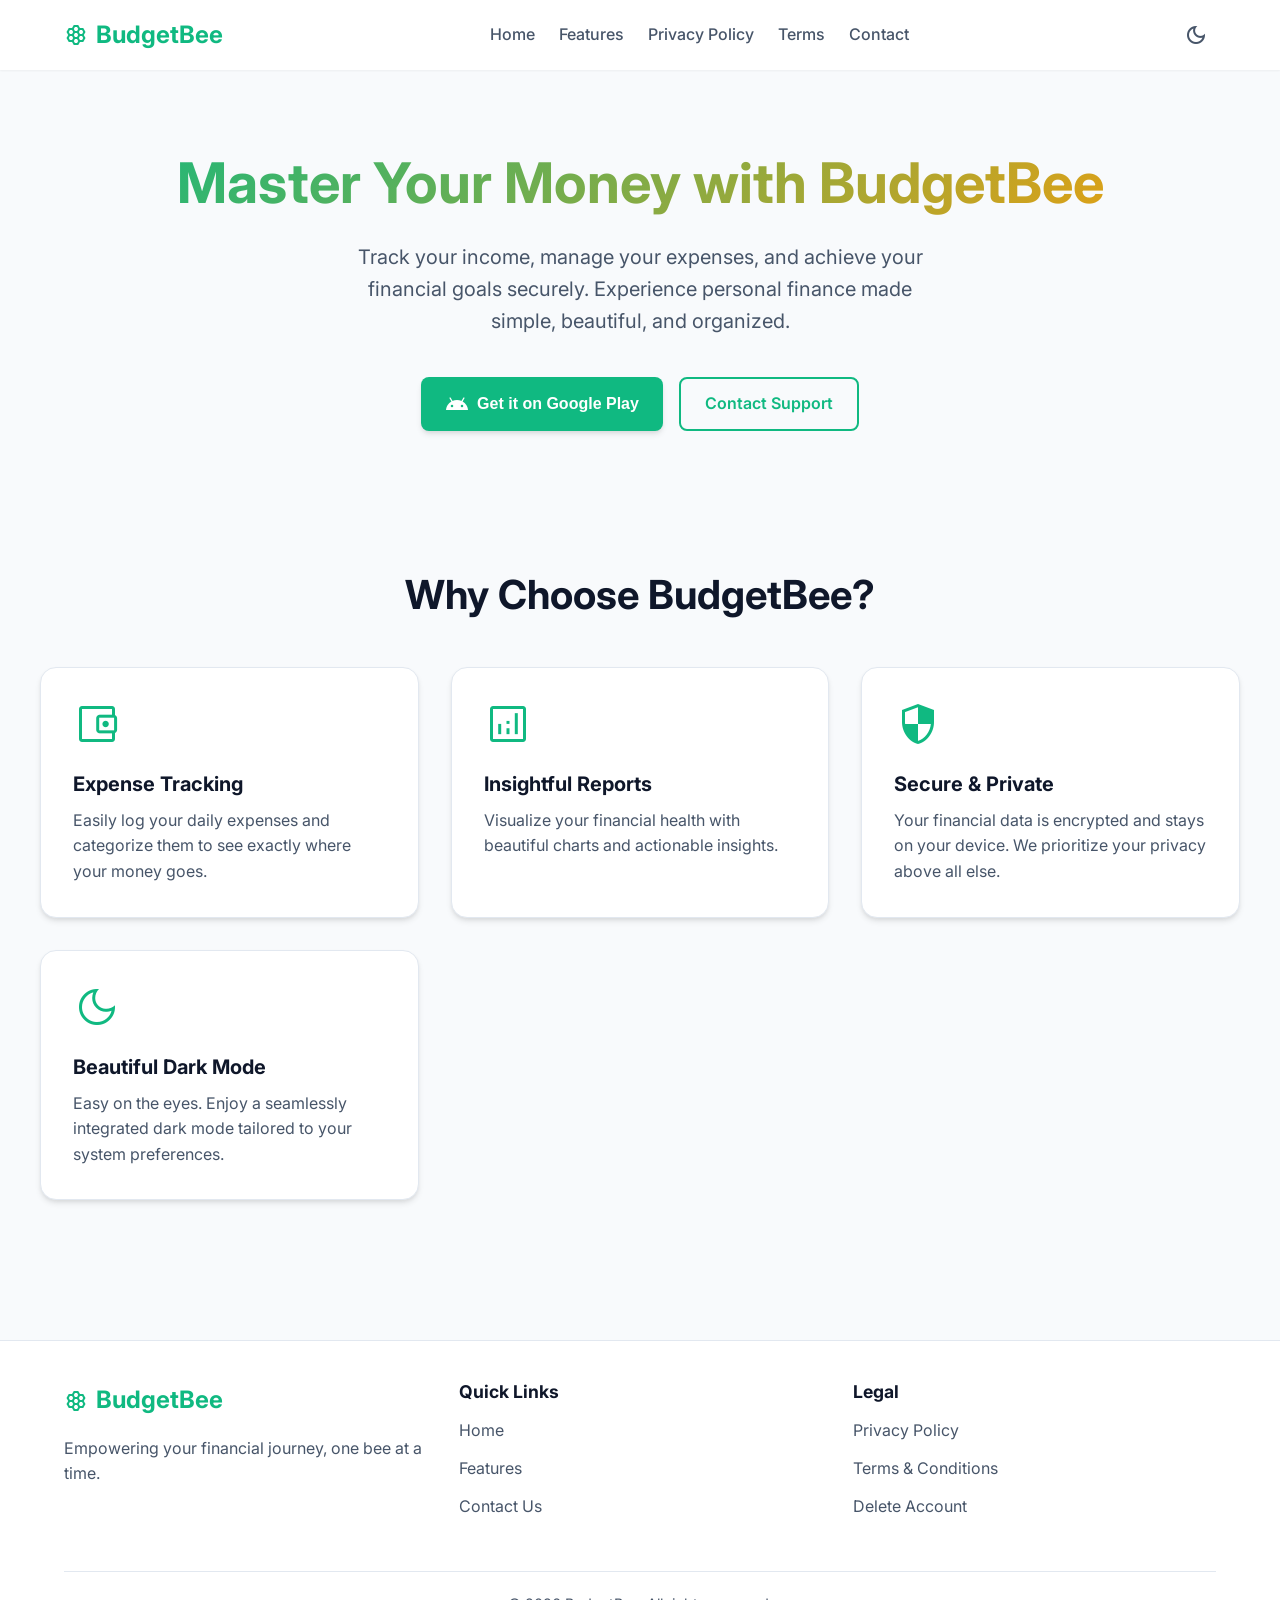
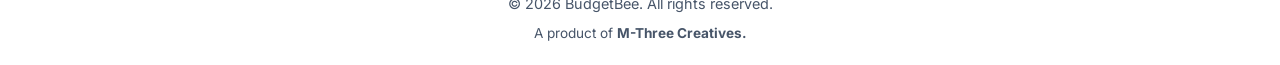
<file: index.html>
<!DOCTYPE html>
<html lang="en">
<head>
    <meta charset="UTF-8">
    <meta name="viewport" content="width=device-width, initial-scale=1.0">
    <title>BudgetBee - Smart Personal Finance</title>
    <link rel="stylesheet" href="style.css">
</head>
<body>
    <header>
        <div class="container nav-container">
            <a href="index.html" class="logo">
                <span class="material-symbols-outlined">hive</span>
                BudgetBee
            </a>
            <nav class="nav-links">
                <a href="index.html">Home</a>
                <a href="index.html#features">Features</a>
                <a href="privacy-policy.html">Privacy Policy</a>
                <a href="terms.html">Terms</a>
                <a href="contact.html">Contact</a>
            </nav>
            <button class="theme-toggle" id="theme-toggle" aria-label="Toggle Dark Mode">
                <span class="material-symbols-outlined" id="theme-icon">dark_mode</span>
            </button>
        </div>
    </header>

    <main>
        <section class="hero container animate-on-scroll">
            <h1>Master Your Money with BudgetBee</h1>
            <p>Track your income, manage your expenses, and achieve your financial goals securely. Experience personal finance made simple, beautiful, and organized.</p>
            <div style="display: flex; gap: 16px; justify-content: center; margin-top: 24px;">
                <button class="btn btn-primary">
                    <span class="material-symbols-outlined">android</span>
                    Get it on Google Play
                </button>
                <a href="contact.html" class="btn btn-outline">Contact Support</a>
            </div>
        </section>

        <section id="features" class="features container">
            <h2 class="section-title animate-on-scroll">Why Choose BudgetBee?</h2>
            <div class="features-grid">
                <div class="card feature-card animate-on-scroll">
                    <span class="material-symbols-outlined">account_balance_wallet</span>
                    <h3>Expense Tracking</h3>
                    <p>Easily log your daily expenses and categorize them to see exactly where your money goes.</p>
                </div>
                <div class="card feature-card animate-on-scroll">
                    <span class="material-symbols-outlined">analytics</span>
                    <h3>Insightful Reports</h3>
                    <p>Visualize your financial health with beautiful charts and actionable insights.</p>
                </div>
                <div class="card feature-card animate-on-scroll">
                    <span class="material-symbols-outlined">security</span>
                    <h3>Secure & Private</h3>
                    <p>Your financial data is encrypted and stays on your device. We prioritize your privacy above all else.</p>
                </div>
                <div class="card feature-card animate-on-scroll">
                    <span class="material-symbols-outlined">dark_mode</span>
                    <h3>Beautiful Dark Mode</h3>
                    <p>Easy on the eyes. Enjoy a seamlessly integrated dark mode tailored to your system preferences.</p>
                </div>
            </div>
        </section>
    </main>

    <footer>
        <div class="container">
            <div class="footer-content">
                <div class="footer-col">
                    <a href="index.html" class="logo" style="margin-bottom: 16px;">
                        <span class="material-symbols-outlined">hive</span> BudgetBee
                    </a>
                    <p style="color: var(--text-secondary);">Empowering your financial journey, one bee at a time.</p>
                </div>
                <div class="footer-col">
                    <h4>Quick Links</h4>
                    <ul>
                        <li><a href="index.html">Home</a></li>
                        <li><a href="#features">Features</a></li>
                        <li><a href="contact.html">Contact Us</a></li>
                    </ul>
                </div>
                <div class="footer-col">
                    <h4>Legal</h4>
                    <ul>
                        <li><a href="privacy-policy.html">Privacy Policy</a></li>
                        <li><a href="terms.html">Terms & Conditions</a></li>
                        <li><a href="delete-account.html">Delete Account</a></li>
                    </ul>
                </div>
            </div>
            <div class="footer-bottom">
                &copy; 2026 BudgetBee. All rights reserved.<br>
                <span style="font-size: 0.85rem; color: var(--text-secondary); margin-top: 8px; display: inline-block;">A product of <strong>M-Three Creatives.</strong></span>
            </div>
        </div>
    </footer>

    <script src="script.js"></script>
</body>
</html>
</file>
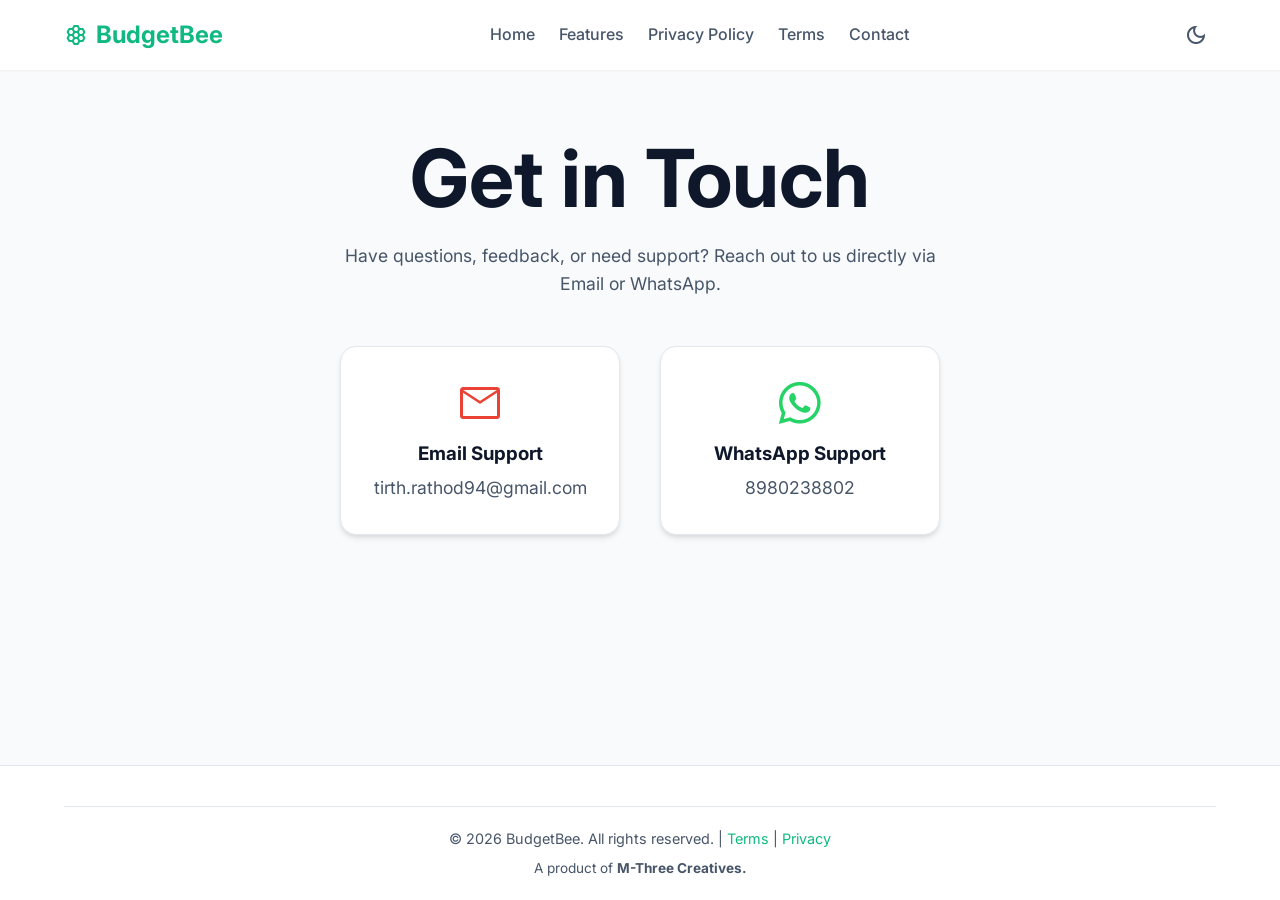
<file: contact.html>
<!DOCTYPE html>
<html lang="en">
<head>
    <meta charset="UTF-8">
    <meta name="viewport" content="width=device-width, initial-scale=1.0">
    <title>Contact Us - BudgetBee</title>
    <link rel="stylesheet" href="style.css">
    <link rel="stylesheet" href="https://cdnjs.cloudflare.com/ajax/libs/font-awesome/6.4.0/css/all.min.css">
</head>
<body style="display: flex; flex-direction: column; min-height: 100vh;">
    <header>
        <div class="container nav-container">
            <a href="index.html" class="logo">
                <span class="material-symbols-outlined">hive</span>
                BudgetBee
            </a>
            <nav class="nav-links">
                <a href="index.html">Home</a>
                <a href="index.html#features">Features</a>
                <a href="privacy-policy.html">Privacy Policy</a>
                <a href="terms.html">Terms</a>
                <a href="contact.html">Contact</a>
            </nav>
            <button class="theme-toggle" id="theme-toggle" aria-label="Toggle Dark Mode">
                <span class="material-symbols-outlined" id="theme-icon">dark_mode</span>
            </button>
        </div>
    </header>

    <main class="content-page container animate-on-scroll" style="flex: 1;">
        <div class="section-title">
            <h1 style="margin-bottom: 16px;">Get in Touch</h1>
            <p style="color: var(--text-secondary); max-width: 600px; margin: 0 auto; font-size: 1.1rem;">Have questions, feedback, or need support? Reach out to us directly via Email or WhatsApp.</p>
        </div>

        <div style="display: grid; grid-template-columns: repeat(auto-fit, minmax(280px, 1fr)); gap: 40px; margin-top: 48px; max-width: 800px; margin-left: auto; margin-right: auto;">
            
            <a href="https://mail.google.com/mail/?view=cm&fs=1&to=tirth.rathod94@gmail.com" target="_blank" rel="noopener noreferrer" class="card" style="display: flex; flex-direction: column; align-items: center; gap: 16px; text-align: center; color: var(--text-primary);">
                <span class="material-symbols-outlined" style="color: #ea4335; font-size: 48px;">mail</span>
                <div>
                    <h3 style="margin-bottom: 8px;">Email Support</h3>
                    <p style="color: var(--text-secondary); margin-bottom: 0; font-size: 1.1rem;">tirth.rathod94@gmail.com</p>
                </div>
            </a>
            
            <a href="https://wa.me/918980238802" target="_blank" rel="noopener noreferrer" class="card" style="display: flex; flex-direction: column; align-items: center; gap: 16px; text-align: center; color: var(--text-primary);">
                <i class="fa-brands fa-whatsapp" style="color: #25D366; font-size: 48px;"></i>
                <div>
                    <h3 style="margin-bottom: 8px;">WhatsApp Support</h3>
                    <p style="color: var(--text-secondary); margin-bottom: 0; font-size: 1.1rem;">8980238802</p>
                </div>
            </a>
            
        </div>
    </main>

    <footer>
        <div class="container">
            <div class="footer-bottom">
                &copy; 2026 BudgetBee. All rights reserved. | <a href="terms.html">Terms</a> | <a href="privacy-policy.html">Privacy</a><br>
                <span style="font-size: 0.85rem; color: var(--text-secondary); margin-top: 8px; display: inline-block;">A product of <strong>M-Three Creatives.</strong></span>
            </div>
        </div>
    </footer>

    <script src="script.js"></script>
</body>
</html>
</file>
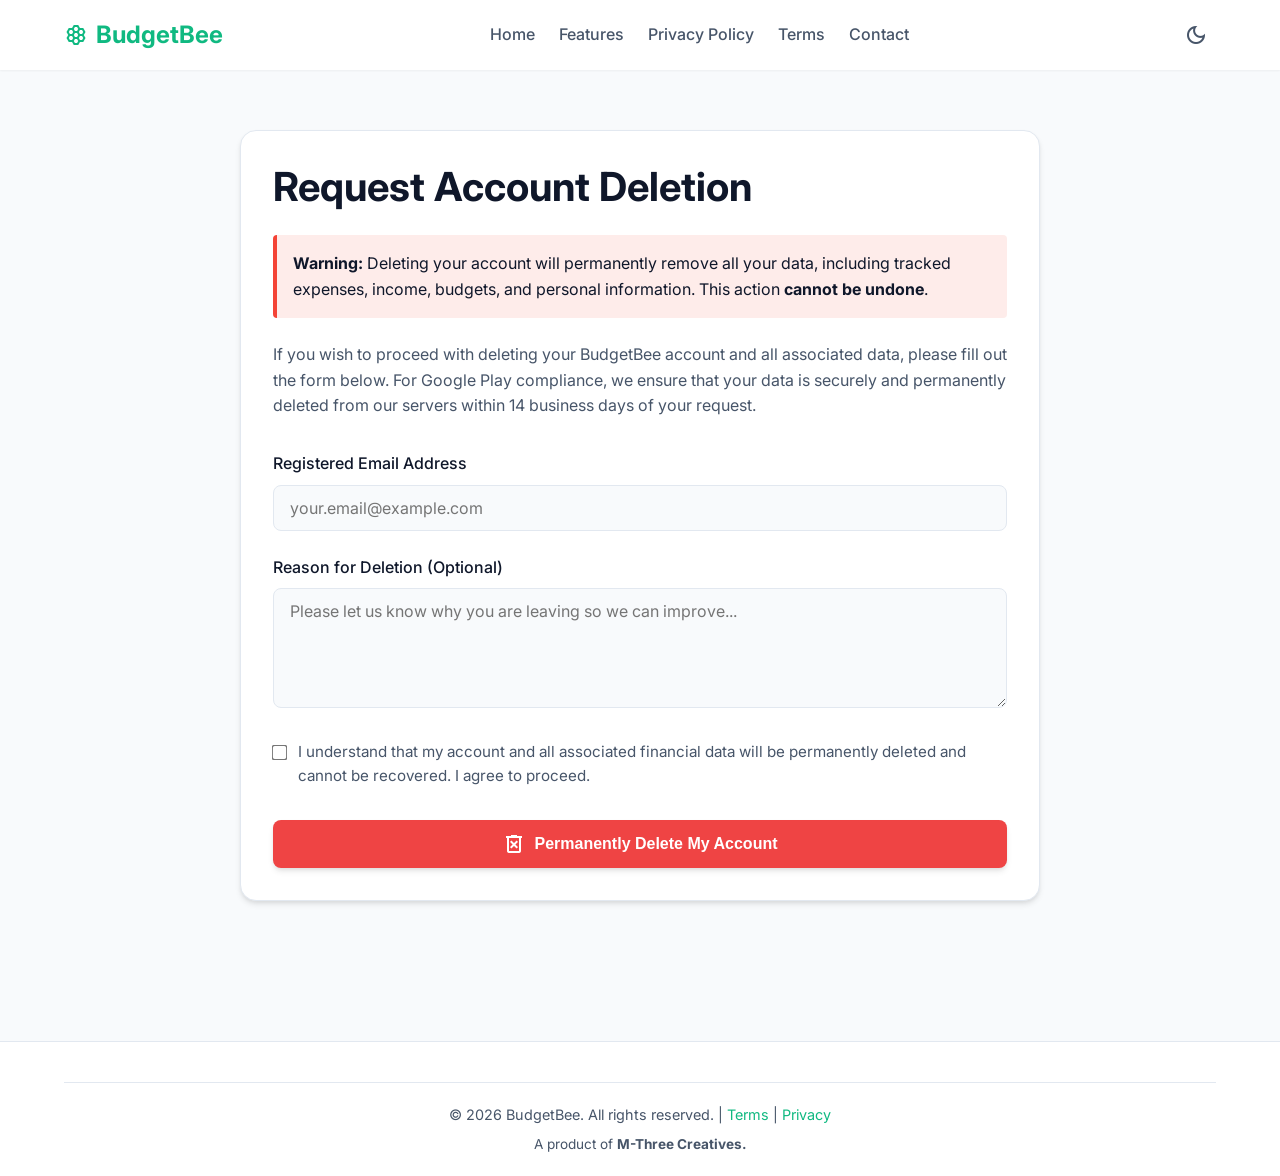
<file: delete-account.html>
<!DOCTYPE html>
<html lang="en">
<head>
    <meta charset="UTF-8">
    <meta name="viewport" content="width=device-width, initial-scale=1.0">
    <title>Delete Account - BudgetBee</title>
    <link rel="stylesheet" href="style.css">
</head>
<body>
    <header>
        <div class="container nav-container">
            <a href="index.html" class="logo">
                <span class="material-symbols-outlined">hive</span>
                BudgetBee
            </a>
            <nav class="nav-links">
                <a href="index.html">Home</a>
                <a href="index.html#features">Features</a>
                <a href="privacy-policy.html">Privacy Policy</a>
                <a href="terms.html">Terms</a>
                <a href="contact.html">Contact</a>
            </nav>
            <button class="theme-toggle" id="theme-toggle" aria-label="Toggle Dark Mode">
                <span class="material-symbols-outlined" id="theme-icon">dark_mode</span>
            </button>
        </div>
    </header>

    <main class="content-page container animate-on-scroll">
        <div class="card content-card">
            <h1>Request Account Deletion</h1>
            
            <div style="background-color: rgba(244, 67, 54, 0.1); border-left: 4px solid #f44336; padding: 16px; margin-bottom: 24px; border-radius: 4px;">
                <strong>Warning:</strong> Deleting your account will permanently remove all your data, including tracked expenses, income, budgets, and personal information. This action <strong>cannot be undone</strong>.
            </div>

            <p>If you wish to proceed with deleting your BudgetBee account and all associated data, please fill out the form below. For Google Play compliance, we ensure that your data is securely and permanently deleted from our servers within 14 business days of your request.</p>
            
            <form action="mailto:support@budgetbee.app" method="post" enctype="text/plain" style="margin-top: 32px;">
                <div class="form-group">
                    <label class="form-label" for="email">Registered Email Address</label>
                    <input type="email" id="email" name="email" class="form-control" required placeholder="your.email@example.com">
                </div>
                
                <div class="form-group">
                    <label class="form-label" for="reason">Reason for Deletion (Optional)</label>
                    <textarea id="reason" name="reason" class="form-control" placeholder="Please let us know why you are leaving so we can improve..."></textarea>
                </div>
                
                <div class="form-group" style="display: flex; align-items: flex-start; gap: 12px; margin-bottom: 32px;">
                    <input type="checkbox" id="confirm" name="confirm" required style="margin-top: 6px; transform: scale(1.2);">
                    <label for="confirm" style="color: var(--text-secondary); font-size: 0.95rem;">
                        I understand that my account and all associated financial data will be permanently deleted and cannot be recovered. I agree to proceed.
                    </label>
                </div>
                
                <button type="submit" class="btn btn-primary" style="background-color: #ef4444; width: 100%;">
                    <span class="material-symbols-outlined">delete_forever</span>
                    Permanently Delete My Account
                </button>
            </form>
        </div>
    </main>

    <footer>
        <div class="container">
            <div class="footer-bottom" style="margin-top: 0; padding-top: 20px;">
                &copy; 2026 BudgetBee. All rights reserved. | <a href="terms.html">Terms</a> | <a href="privacy-policy.html">Privacy</a><br>
                <span style="font-size: 0.85rem; color: var(--text-secondary); margin-top: 8px; display: inline-block;">A product of <strong>M-Three Creatives.</strong></span>
            </div>
        </div>
    </footer>

    <script src="script.js"></script>
</body>
</html>
</file>
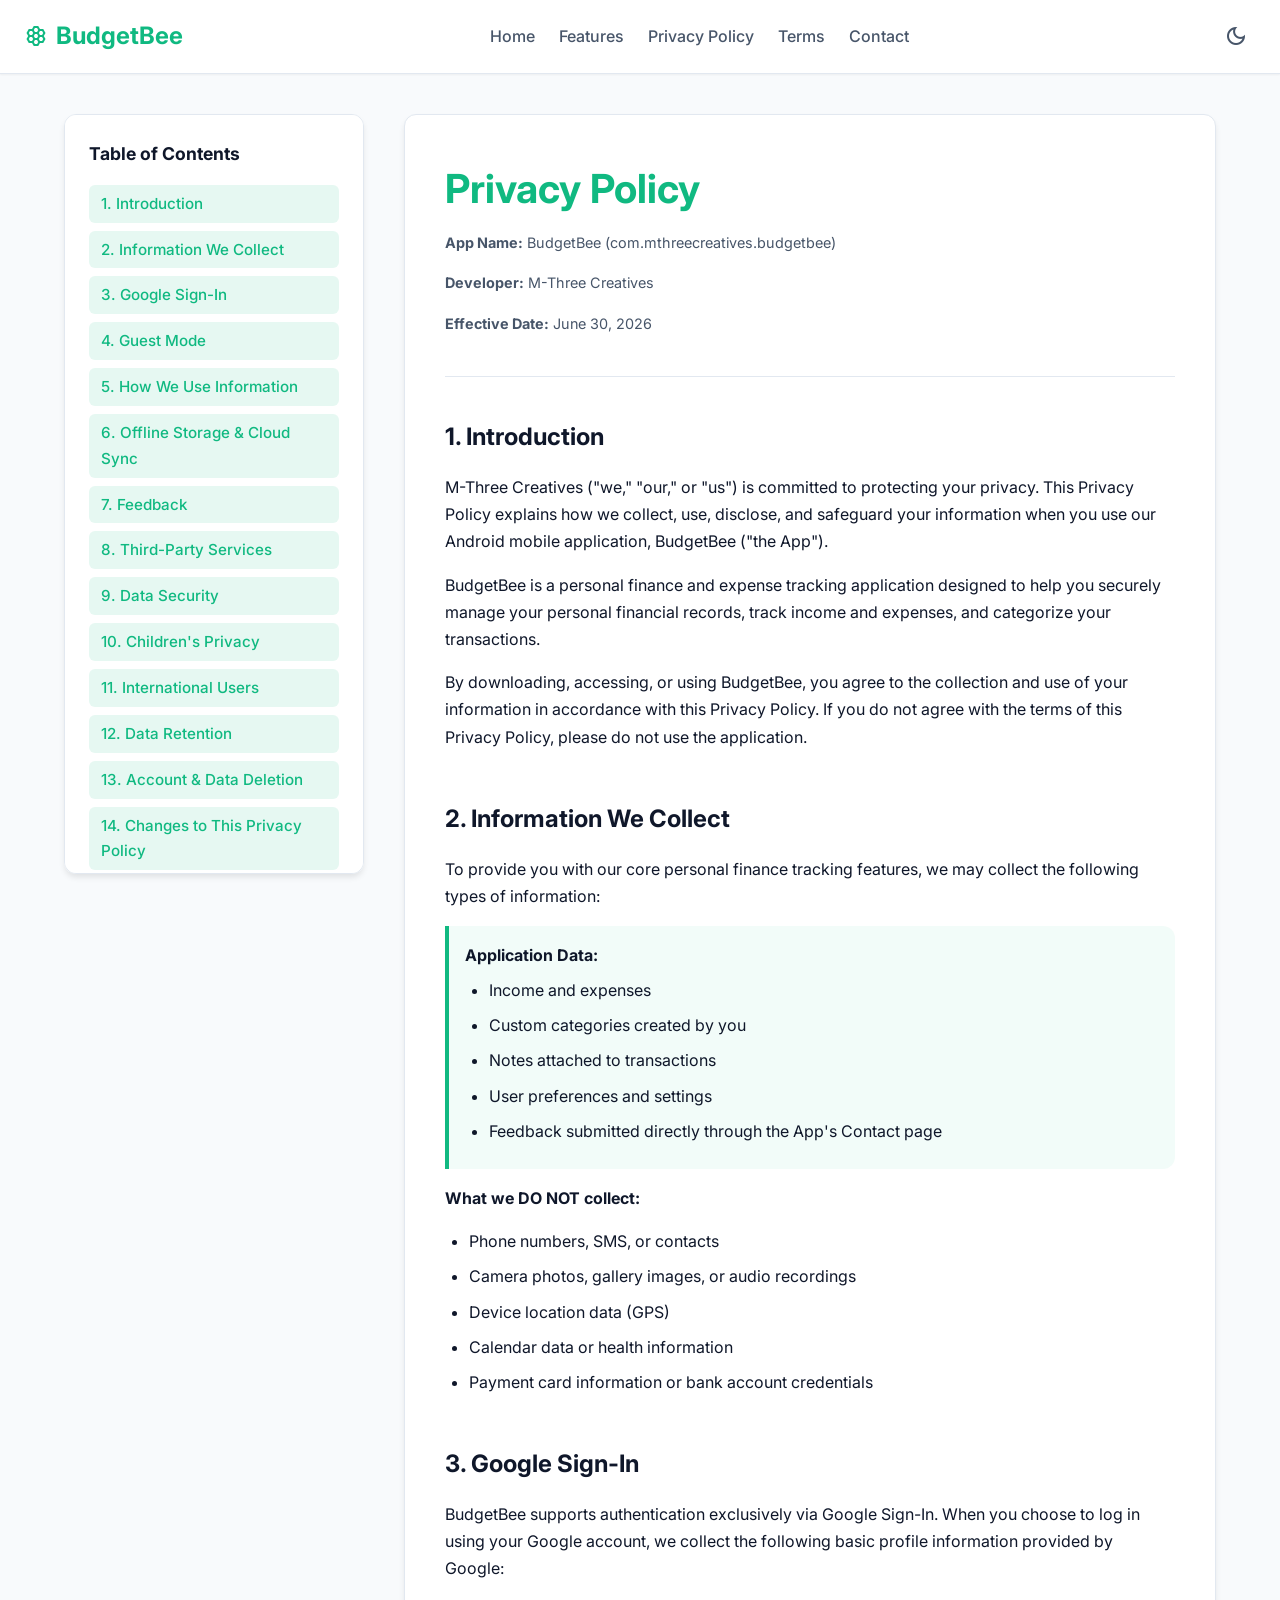
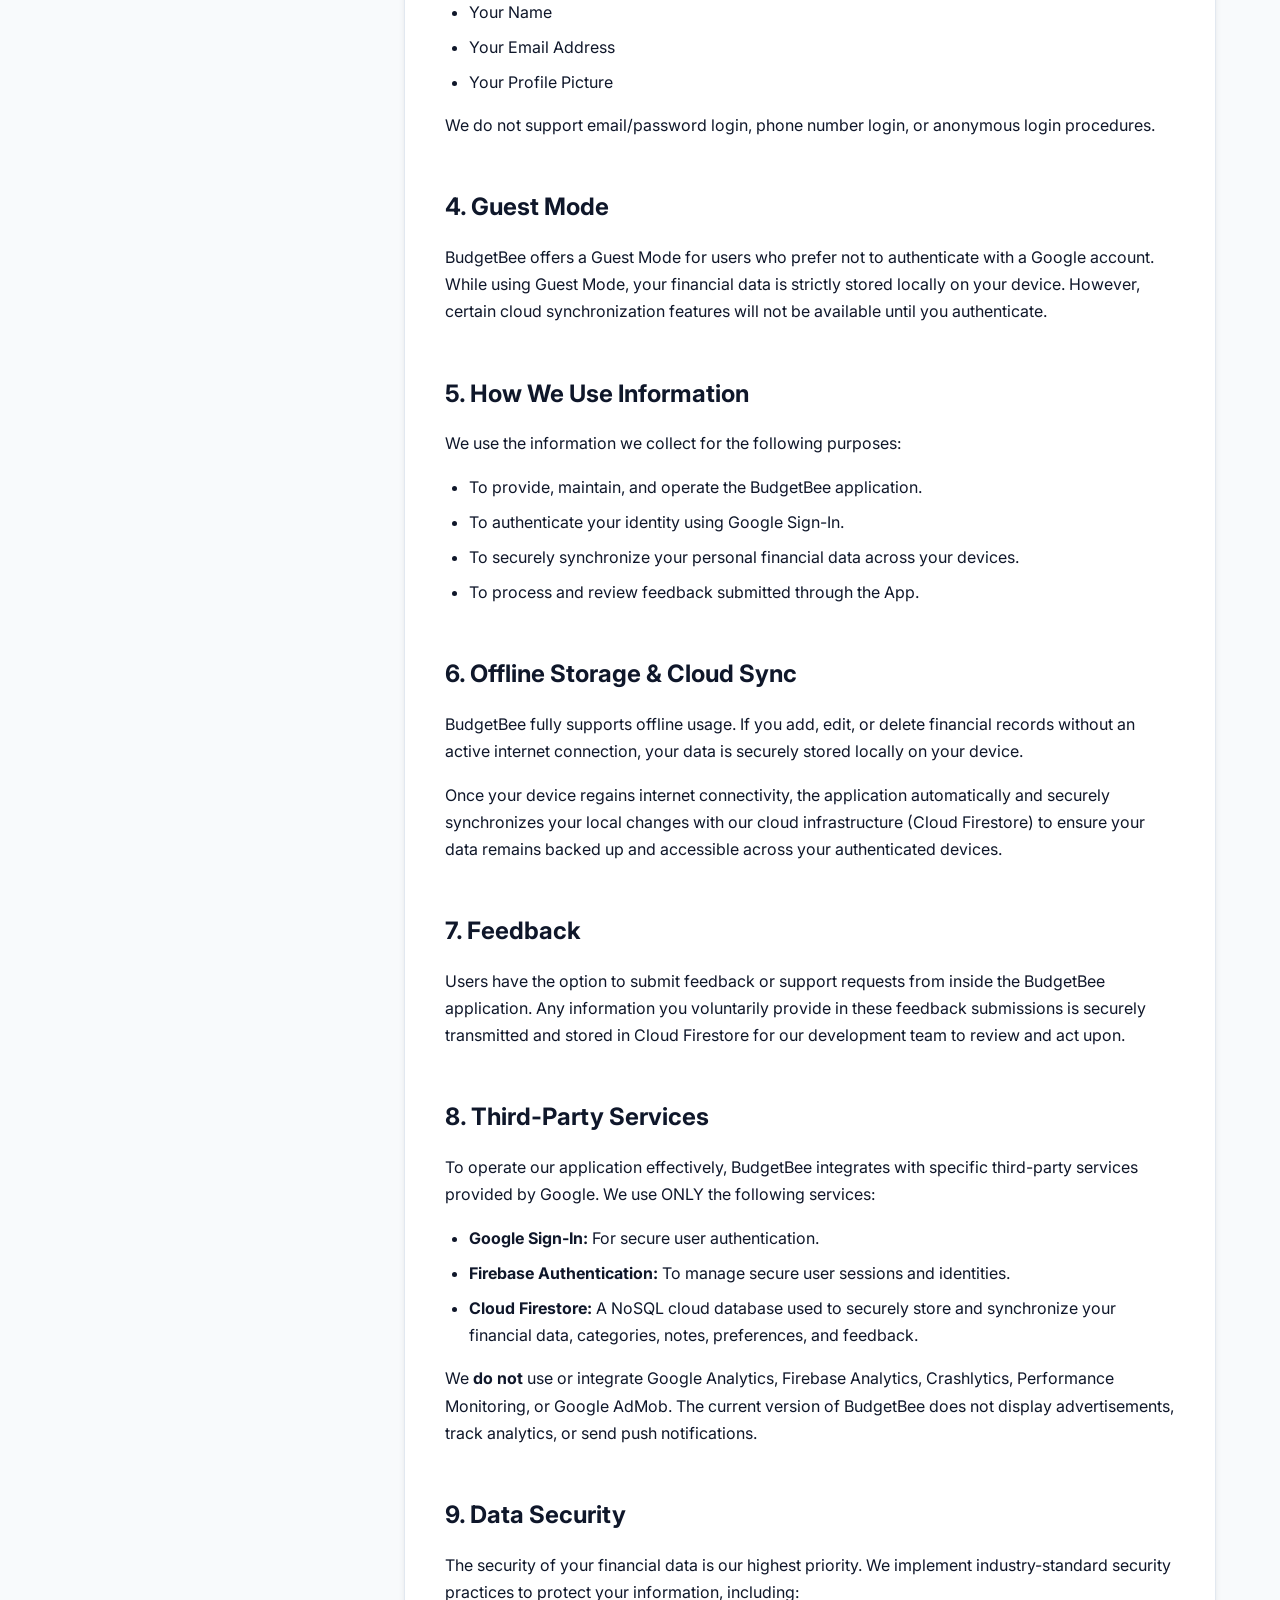
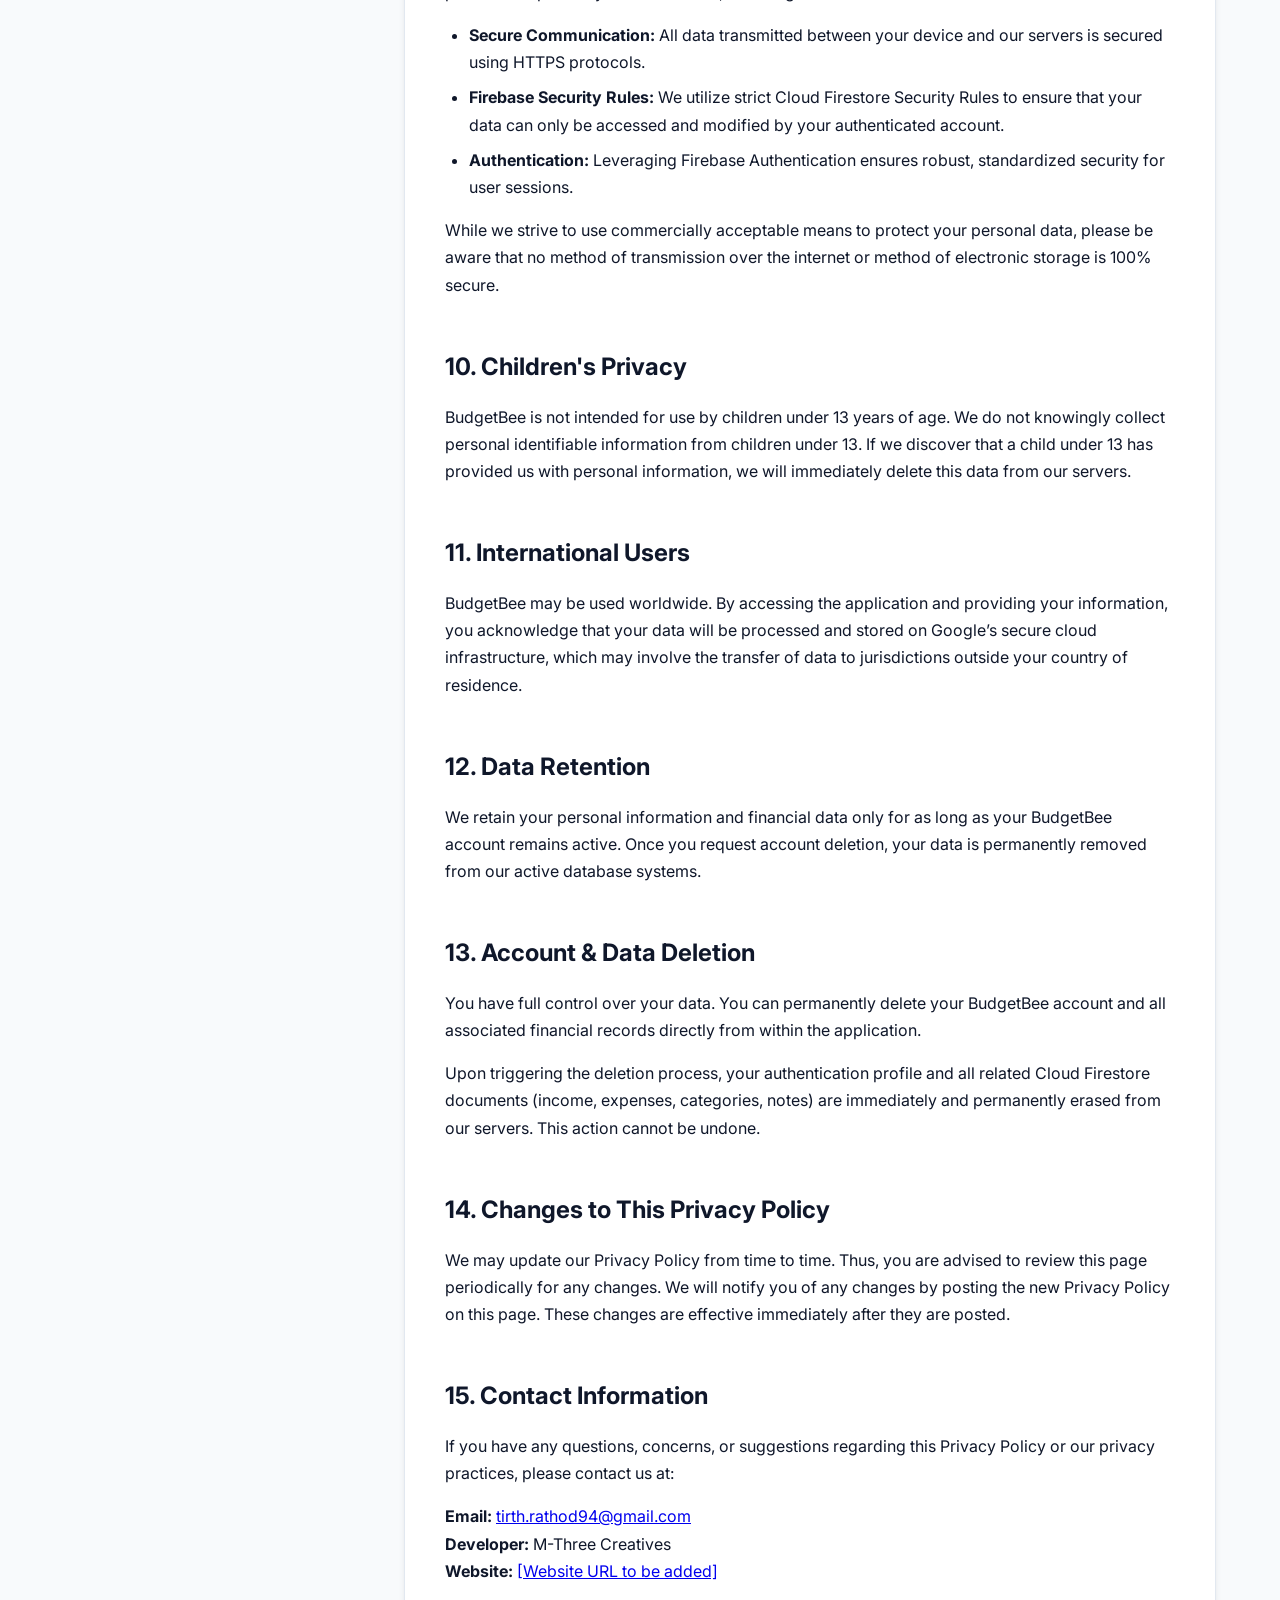
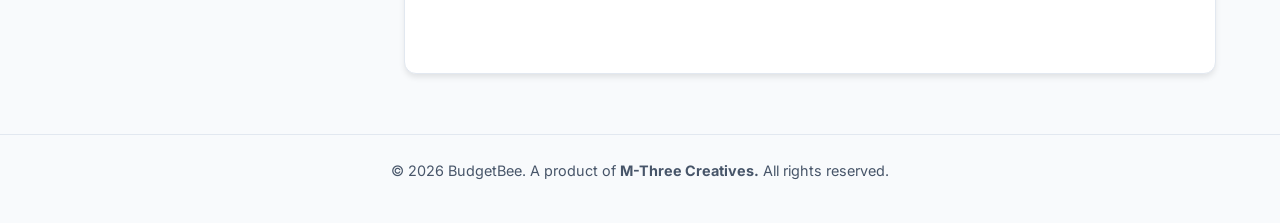
<file: privacy-policy.html>
<!DOCTYPE html>
<html lang="en">
<head>
    <meta charset="UTF-8">
    <meta name="viewport" content="width=device-width, initial-scale=1.0">
    <title>Privacy Policy - BudgetBee</title>
    <link rel="preconnect" href="https://fonts.googleapis.com">
    <link rel="preconnect" href="https://fonts.gstatic.com" crossorigin>
    <link href="https://fonts.googleapis.com/css2?family=Inter:wght@300;400;500;600;700&display=swap" rel="stylesheet">
    <link href="https://fonts.googleapis.com/css2?family=Material+Symbols+Outlined:opsz,wght,FILL,GRAD@24,400,0,0" rel="stylesheet">
    <style>
        :root {
            --bg-color: #f8fafc;
            --surface-color: #ffffff;
            --text-primary: #0f172a;
            --text-secondary: #475569;
            --primary-color: #10b981;
            --primary-hover: #059669;
            --border-color: #e2e8f0;
            --shadow-sm: 0 1px 2px 0 rgba(0, 0, 0, 0.05);
            --shadow-md: 0 4px 6px -1px rgba(0, 0, 0, 0.1);
            --radius-md: 12px;
            --transition: all 0.3s ease;
        }

        [data-theme='dark'] {
            --bg-color: #0f172a;
            --surface-color: #1e293b;
            --text-primary: #f8fafc;
            --text-secondary: #94a3b8;
            --border-color: #334155;
            --shadow-sm: 0 1px 2px 0 rgba(0, 0, 0, 0.5);
            --shadow-md: 0 4px 6px -1px rgba(0, 0, 0, 0.4);
        }

        * { margin: 0; padding: 0; box-sizing: border-box; }
        
        body {
            font-family: 'Inter', sans-serif;
            background-color: var(--bg-color);
            color: var(--text-primary);
            line-height: 1.7;
            transition: var(--transition);
        }

        /* Header */
        header {
            background-color: var(--surface-color);
            box-shadow: var(--shadow-sm);
            position: sticky;
            top: 0;
            z-index: 1000;
            padding: 16px 24px;
            display: flex;
            justify-content: space-between;
            align-items: center;
            border-bottom: 1px solid var(--border-color);
        }

        .logo {
            font-size: 1.5rem;
            font-weight: 700;
            color: var(--primary-color);
            display: flex;
            align-items: center;
            gap: 8px;
            text-decoration: none;
        }

        .theme-toggle {
            background: none;
            border: none;
            color: var(--text-secondary);
            cursor: pointer;
            padding: 8px;
            border-radius: 50%;
            display: flex;
            align-items: center;
            justify-content: center;
            transition: var(--transition);
        }
        .theme-toggle:hover { background-color: var(--border-color); color: var(--text-primary); }

        .nav-links {
            display: flex;
            gap: 24px;
            align-items: center;
        }
        .nav-links a {
            color: var(--text-secondary);
            font-weight: 500;
            text-decoration: none;
            transition: var(--transition);
        }
        .nav-links a:hover { color: var(--primary-color); }

        @media (max-width: 768px) { .nav-links { display: none; } }

        /* Layout */
        .container {
            max-width: 1200px;
            margin: 40px auto;
            padding: 0 24px;
            display: flex;
            gap: 40px;
            align-items: flex-start;
        }

        /* Sidebar TOC */
        .toc {
            width: 300px;
            background-color: var(--surface-color);
            padding: 24px;
            border-radius: var(--radius-md);
            box-shadow: var(--shadow-md);
            position: sticky;
            top: 100px;
            flex-shrink: 0;
            max-height: calc(100vh - 140px);
            overflow-y: auto;
            border: 1px solid var(--border-color);
        }

        .toc h3 {
            font-size: 1.1rem;
            margin-bottom: 16px;
            color: var(--text-primary);
        }

        .toc ul { list-style: none; }
        .toc li { margin-bottom: 8px; }
        .toc a {
            text-decoration: none;
            color: var(--text-secondary);
            font-size: 0.95rem;
            display: block;
            padding: 6px 12px;
            border-radius: 6px;
            transition: var(--transition);
        }
        .toc a:hover, .toc a.active {
            background-color: rgba(16, 185, 129, 0.1);
            color: var(--primary-color);
            font-weight: 500;
        }

        /* Main Content */
        .content {
            flex: 1;
            background-color: var(--surface-color);
            padding: 40px;
            border-radius: var(--radius-md);
            box-shadow: var(--shadow-md);
            border: 1px solid var(--border-color);
        }

        .content h1 {
            font-size: 2.5rem;
            color: var(--primary-color);
            margin-bottom: 8px;
        }
        .content .meta {
            color: var(--text-secondary);
            font-size: 0.9rem;
            margin-bottom: 40px;
            padding-bottom: 24px;
            border-bottom: 1px solid var(--border-color);
        }

        section { margin-bottom: 48px; scroll-margin-top: 100px; }
        
        h2 {
            font-size: 1.5rem;
            margin-bottom: 16px;
            color: var(--text-primary);
            display: flex;
            align-items: center;
            gap: 8px;
        }

        p { margin-bottom: 16px; }
        
        ul.list {
            padding-left: 24px;
            margin-bottom: 16px;
        }
        ul.list li { margin-bottom: 8px; }

        .highlight-box {
            background-color: rgba(16, 185, 129, 0.05);
            border-left: 4px solid var(--primary-color);
            padding: 16px;
            border-radius: 0 var(--radius-md) var(--radius-md) 0;
            margin-bottom: 16px;
        }

        /* Back to top */
        #back-to-top {
            position: fixed;
            bottom: 30px;
            right: 30px;
            background-color: var(--primary-color);
            color: white;
            border: none;
            width: 50px;
            height: 50px;
            border-radius: 50%;
            cursor: pointer;
            box-shadow: var(--shadow-md);
            display: flex;
            align-items: center;
            justify-content: center;
            opacity: 0;
            visibility: hidden;
            transition: var(--transition);
            z-index: 999;
        }
        #back-to-top.show { opacity: 1; visibility: visible; }
        #back-to-top:hover { background-color: var(--primary-hover); transform: translateY(-3px); }

        /* Footer */
        footer {
            text-align: center;
            padding: 24px;
            color: var(--text-secondary);
            font-size: 0.9rem;
            border-top: 1px solid var(--border-color);
            margin-top: 60px;
        }

        /* Responsive */
        @media (max-width: 992px) {
            .container { flex-direction: column; }
            .toc { width: 100%; position: static; max-height: none; margin-bottom: 24px; }
            .content { padding: 24px; }
        }

        /* Print formatting */
        @media print {
            .toc, header, #back-to-top, footer { display: none !important; }
            body, .content { background: white; color: black; box-shadow: none; border: none; }
            .container { margin: 0; padding: 0; width: 100%; }
        }
    </style>
</head>
<body>

    <header>
        <a href="index.html" class="logo">
            <span class="material-symbols-outlined">hive</span>
            BudgetBee
        </a>
        <nav class="nav-links">
            <a href="index.html">Home</a>
            <a href="index.html#features">Features</a>
            <a href="privacy-policy.html">Privacy Policy</a>
            <a href="terms.html">Terms</a>
            <a href="contact.html">Contact</a>
        </nav>
        <button class="theme-toggle" id="theme-toggle" aria-label="Toggle Dark Mode">
            <span class="material-symbols-outlined" id="theme-icon">dark_mode</span>
        </button>
    </header>

    <div class="container">
        <!-- Table of Contents -->
        <aside class="toc">
            <h3>Table of Contents</h3>
            <ul id="toc-list">
                <li><a href="#introduction">1. Introduction</a></li>
                <li><a href="#information-we-collect">2. Information We Collect</a></li>
                <li><a href="#google-sign-in">3. Google Sign-In</a></li>
                <li><a href="#guest-mode">4. Guest Mode</a></li>
                <li><a href="#how-we-use">5. How We Use Information</a></li>
                <li><a href="#offline-cloud">6. Offline Storage & Cloud Sync</a></li>
                <li><a href="#feedback">7. Feedback</a></li>
                <li><a href="#third-party">8. Third-Party Services</a></li>
                <li><a href="#data-security">9. Data Security</a></li>
                <li><a href="#childrens-privacy">10. Children's Privacy</a></li>
                <li><a href="#international">11. International Users</a></li>
                <li><a href="#data-retention">12. Data Retention</a></li>
                <li><a href="#deletion">13. Account & Data Deletion</a></li>
                <li><a href="#changes">14. Changes to This Privacy Policy</a></li>
                <li><a href="#contact">15. Contact Information</a></li>
            </ul>
        </aside>

        <!-- Main Privacy Policy Content -->
        <main class="content">
            <h1>Privacy Policy</h1>
            <div class="meta">
                <p><strong>App Name:</strong> BudgetBee (com.mthreecreatives.budgetbee)</p>
                <p><strong>Developer:</strong> M-Three Creatives</p>
                <p><strong>Effective Date:</strong> June 30, 2026</p>
            </div>

            <section id="introduction">
                <h2>1. Introduction</h2>
                <p>M-Three Creatives ("we," "our," or "us") is committed to protecting your privacy. This Privacy Policy explains how we collect, use, disclose, and safeguard your information when you use our Android mobile application, BudgetBee ("the App").</p>
                <p>BudgetBee is a personal finance and expense tracking application designed to help you securely manage your personal financial records, track income and expenses, and categorize your transactions.</p>
                <p>By downloading, accessing, or using BudgetBee, you agree to the collection and use of your information in accordance with this Privacy Policy. If you do not agree with the terms of this Privacy Policy, please do not use the application.</p>
            </section>

            <section id="information-we-collect">
                <h2>2. Information We Collect</h2>
                <p>To provide you with our core personal finance tracking features, we may collect the following types of information:</p>
                
                <div class="highlight-box">
                    <strong>Application Data:</strong>
                    <ul class="list" style="margin-top: 8px; margin-bottom: 0;">
                        <li>Income and expenses</li>
                        <li>Custom categories created by you</li>
                        <li>Notes attached to transactions</li>
                        <li>User preferences and settings</li>
                        <li>Feedback submitted directly through the App's Contact page</li>
                    </ul>
                </div>

                <p><strong>What we DO NOT collect:</strong></p>
                <ul class="list">
                    <li>Phone numbers, SMS, or contacts</li>
                    <li>Camera photos, gallery images, or audio recordings</li>
                    <li>Device location data (GPS)</li>
                    <li>Calendar data or health information</li>
                    <li>Payment card information or bank account credentials</li>
                </ul>
            </section>

            <section id="google-sign-in">
                <h2>3. Google Sign-In</h2>
                <p>BudgetBee supports authentication exclusively via Google Sign-In. When you choose to log in using your Google account, we collect the following basic profile information provided by Google:</p>
                <ul class="list">
                    <li>Your Name</li>
                    <li>Your Email Address</li>
                    <li>Your Profile Picture</li>
                </ul>
                <p>We do not support email/password login, phone number login, or anonymous login procedures.</p>
            </section>

            <section id="guest-mode">
                <h2>4. Guest Mode</h2>
                <p>BudgetBee offers a Guest Mode for users who prefer not to authenticate with a Google account. While using Guest Mode, your financial data is strictly stored locally on your device. However, certain cloud synchronization features will not be available until you authenticate.</p>
            </section>

            <section id="how-we-use">
                <h2>5. How We Use Information</h2>
                <p>We use the information we collect for the following purposes:</p>
                <ul class="list">
                    <li>To provide, maintain, and operate the BudgetBee application.</li>
                    <li>To authenticate your identity using Google Sign-In.</li>
                    <li>To securely synchronize your personal financial data across your devices.</li>
                    <li>To process and review feedback submitted through the App.</li>
                </ul>
            </section>

            <section id="offline-cloud">
                <h2>6. Offline Storage & Cloud Sync</h2>
                <p>BudgetBee fully supports offline usage. If you add, edit, or delete financial records without an active internet connection, your data is securely stored locally on your device.</p>
                <p>Once your device regains internet connectivity, the application automatically and securely synchronizes your local changes with our cloud infrastructure (Cloud Firestore) to ensure your data remains backed up and accessible across your authenticated devices.</p>
            </section>

            <section id="feedback">
                <h2>7. Feedback</h2>
                <p>Users have the option to submit feedback or support requests from inside the BudgetBee application. Any information you voluntarily provide in these feedback submissions is securely transmitted and stored in Cloud Firestore for our development team to review and act upon.</p>
            </section>

            <section id="third-party">
                <h2>8. Third-Party Services</h2>
                <p>To operate our application effectively, BudgetBee integrates with specific third-party services provided by Google. We use ONLY the following services:</p>
                <ul class="list">
                    <li><strong>Google Sign-In:</strong> For secure user authentication.</li>
                    <li><strong>Firebase Authentication:</strong> To manage secure user sessions and identities.</li>
                    <li><strong>Cloud Firestore:</strong> A NoSQL cloud database used to securely store and synchronize your financial data, categories, notes, preferences, and feedback.</li>
                </ul>
                <p>We <strong>do not</strong> use or integrate Google Analytics, Firebase Analytics, Crashlytics, Performance Monitoring, or Google AdMob. The current version of BudgetBee does not display advertisements, track analytics, or send push notifications.</p>
            </section>

            <section id="data-security">
                <h2>9. Data Security</h2>
                <p>The security of your financial data is our highest priority. We implement industry-standard security practices to protect your information, including:</p>
                <ul class="list">
                    <li><strong>Secure Communication:</strong> All data transmitted between your device and our servers is secured using HTTPS protocols.</li>
                    <li><strong>Firebase Security Rules:</strong> We utilize strict Cloud Firestore Security Rules to ensure that your data can only be accessed and modified by your authenticated account.</li>
                    <li><strong>Authentication:</strong> Leveraging Firebase Authentication ensures robust, standardized security for user sessions.</li>
                </ul>
                <p>While we strive to use commercially acceptable means to protect your personal data, please be aware that no method of transmission over the internet or method of electronic storage is 100% secure.</p>
            </section>

            <section id="childrens-privacy">
                <h2>10. Children's Privacy</h2>
                <p>BudgetBee is not intended for use by children under 13 years of age. We do not knowingly collect personal identifiable information from children under 13. If we discover that a child under 13 has provided us with personal information, we will immediately delete this data from our servers.</p>
            </section>

            <section id="international">
                <h2>11. International Users</h2>
                <p>BudgetBee may be used worldwide. By accessing the application and providing your information, you acknowledge that your data will be processed and stored on Google’s secure cloud infrastructure, which may involve the transfer of data to jurisdictions outside your country of residence.</p>
            </section>

            <section id="data-retention">
                <h2>12. Data Retention</h2>
                <p>We retain your personal information and financial data only for as long as your BudgetBee account remains active. Once you request account deletion, your data is permanently removed from our active database systems.</p>
            </section>

            <section id="deletion">
                <h2>13. Account & Data Deletion</h2>
                <p>You have full control over your data. You can permanently delete your BudgetBee account and all associated financial records directly from within the application.</p>
                <p>Upon triggering the deletion process, your authentication profile and all related Cloud Firestore documents (income, expenses, categories, notes) are immediately and permanently erased from our servers. This action cannot be undone.</p>
            </section>

            <section id="changes">
                <h2>14. Changes to This Privacy Policy</h2>
                <p>We may update our Privacy Policy from time to time. Thus, you are advised to review this page periodically for any changes. We will notify you of any changes by posting the new Privacy Policy on this page. These changes are effective immediately after they are posted.</p>
            </section>

            <section id="contact">
                <h2>15. Contact Information</h2>
                <p>If you have any questions, concerns, or suggestions regarding this Privacy Policy or our privacy practices, please contact us at:</p>
                <p>
                    <strong>Email:</strong> <a href="mailto:tirth.rathod94@gmail.com">tirth.rathod94@gmail.com</a><br>
                    <strong>Developer:</strong> M-Three Creatives<br>
                    <strong>Website:</strong> <a href="https://example.com" target="_blank">[Website URL to be added]</a>
                </p>
            </section>
        </main>
    </div>

    <button id="back-to-top" aria-label="Back to top">
        <span class="material-symbols-outlined">arrow_upward</span>
    </button>

    <footer>
        <p>&copy; 2026 BudgetBee. A product of <strong>M-Three Creatives.</strong> All rights reserved.</p>
    </footer>

    <script>
        document.addEventListener('DOMContentLoaded', () => {
            // Dark Mode Logic
            const themeToggleBtn = document.getElementById('theme-toggle');
            const themeIcon = document.getElementById('theme-icon');
            
            const currentTheme = localStorage.getItem('theme');
            if (currentTheme) {
                document.documentElement.setAttribute('data-theme', currentTheme);
                if (currentTheme === 'dark' && themeIcon) themeIcon.textContent = 'light_mode';
            } else {
                const prefersDarkScheme = window.matchMedia('(prefers-color-scheme: dark)');
                if (prefersDarkScheme.matches) {
                    document.documentElement.setAttribute('data-theme', 'dark');
                    if (themeIcon) themeIcon.textContent = 'light_mode';
                }
            }

            if (themeToggleBtn) {
                themeToggleBtn.addEventListener('click', () => {
                    let theme = document.documentElement.getAttribute('data-theme');
                    let targetTheme = theme === 'dark' ? 'light' : 'dark';
                    
                    document.documentElement.setAttribute('data-theme', targetTheme);
                    localStorage.setItem('theme', targetTheme);
                    
                    if (themeIcon) {
                        themeIcon.textContent = targetTheme === 'dark' ? 'light_mode' : 'dark_mode';
                    }
                });
            }

            // Scrollspy / Active Navigation Highlighting
            const sections = document.querySelectorAll('section');
            const navLinks = document.querySelectorAll('.toc a');

            window.addEventListener('scroll', () => {
                let current = '';
                sections.forEach(section => {
                    const sectionTop = section.offsetTop;
                    const sectionHeight = section.clientHeight;
                    if (pageYOffset >= (sectionTop - 150)) {
                        current = section.getAttribute('id');
                    }
                });

                navLinks.forEach(link => {
                    link.classList.remove('active');
                    if (link.getAttribute('href').includes(current)) {
                        link.classList.add('active');
                    }
                });
            });

            // Back to top button
            const backToTopButton = document.getElementById('back-to-top');
            window.addEventListener('scroll', () => {
                if (window.pageYOffset > 300) {
                    backToTopButton.classList.add('show');
                } else {
                    backToTopButton.classList.remove('show');
                }
            });

            backToTopButton.addEventListener('click', () => {
                window.scrollTo({ top: 0, behavior: 'smooth' });
            });

            // Smooth scroll for TOC links
            navLinks.forEach(link => {
                link.addEventListener('click', function(e) {
                    e.preventDefault();
                    const targetId = this.getAttribute('href');
                    const targetSection = document.querySelector(targetId);
                    if (targetSection) {
                        window.scrollTo({
                            top: targetSection.offsetTop - 80,
                            behavior: 'smooth'
                        });
                    }
                });
            });
        });
    </script>
</body>
</html>
</file>
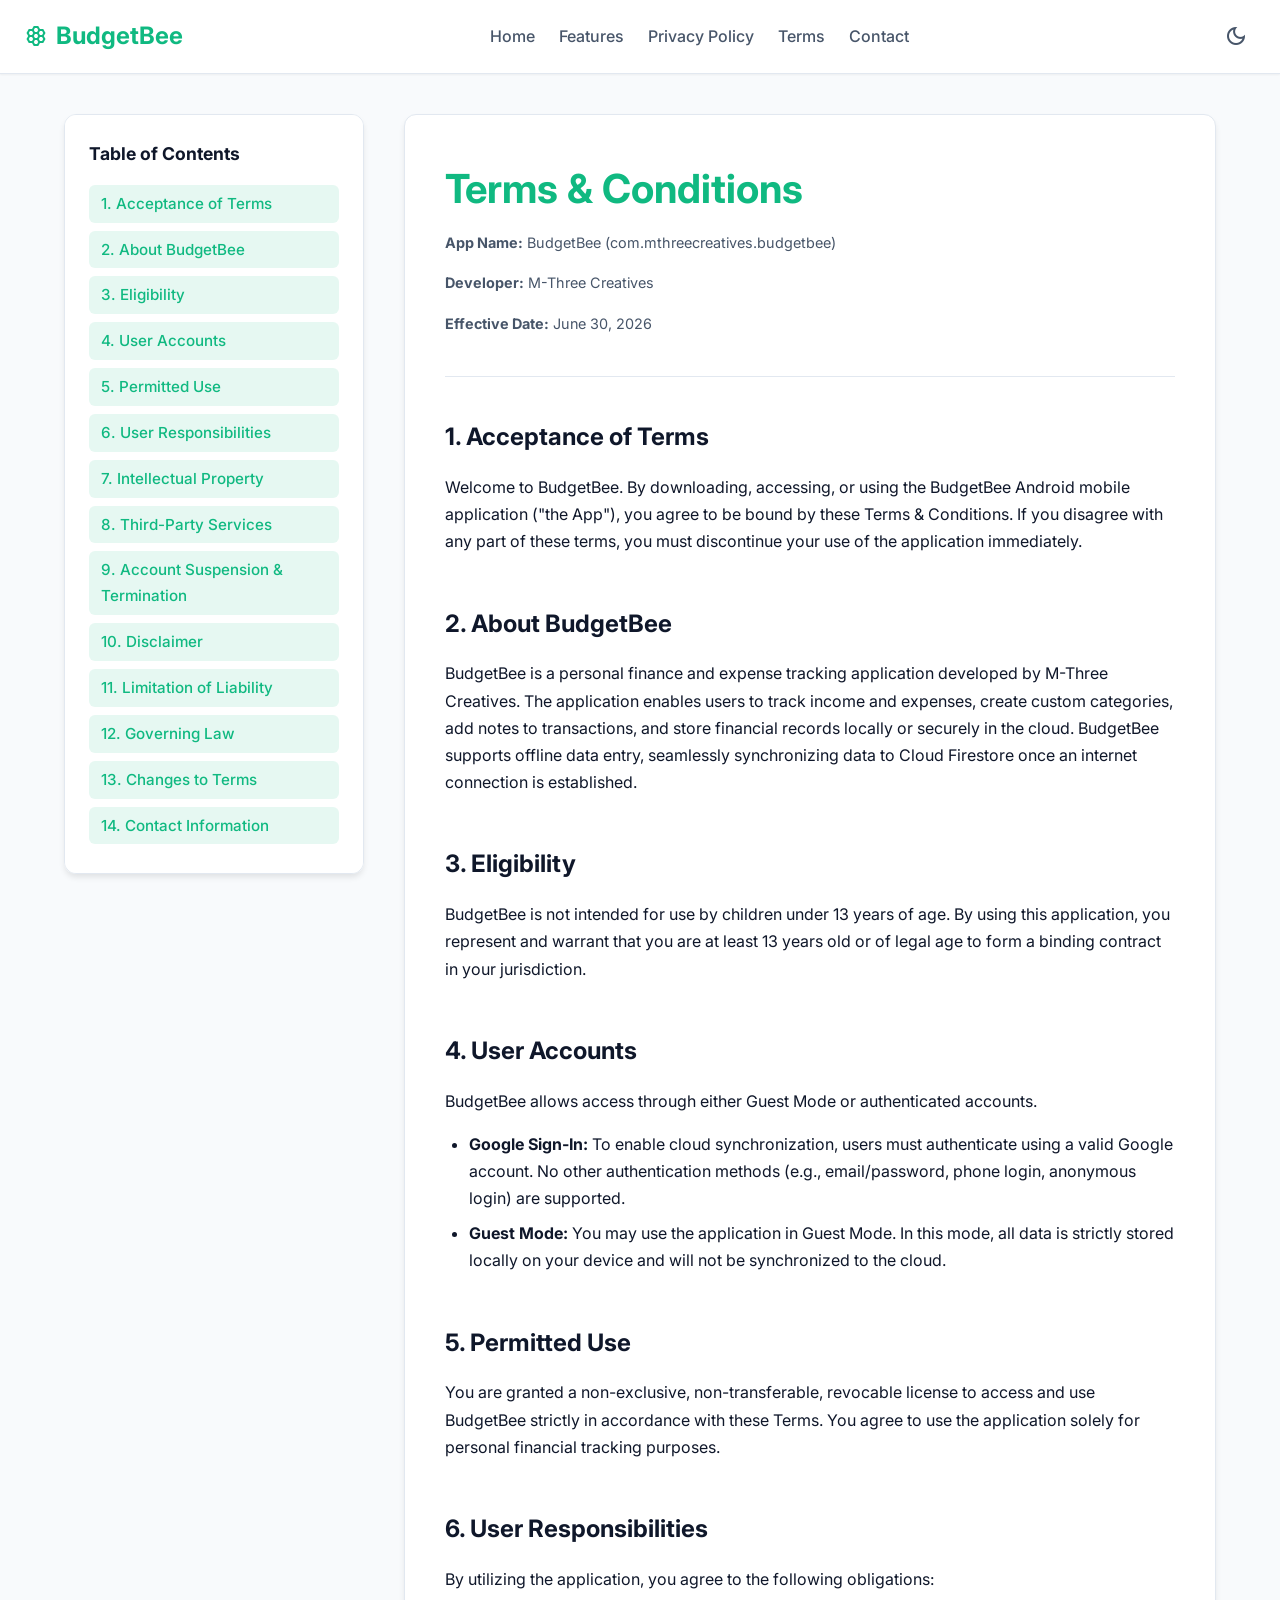
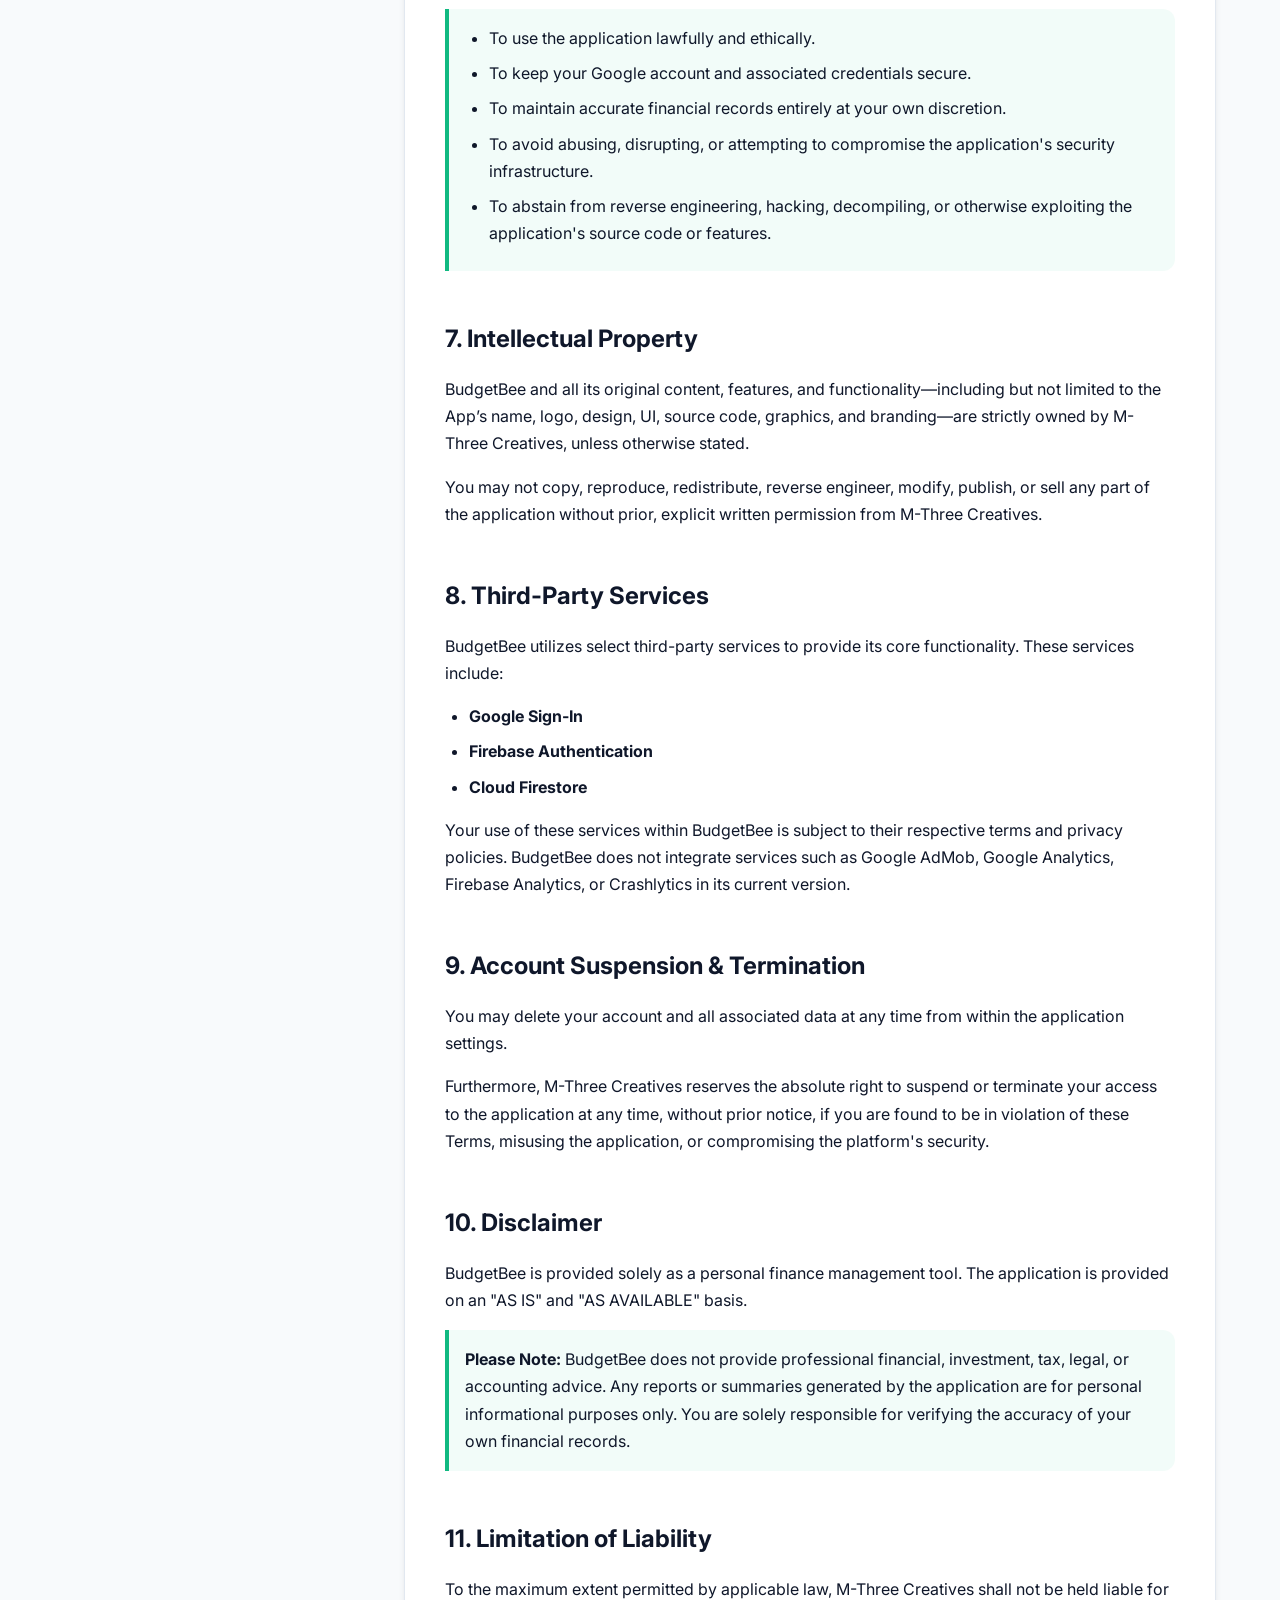
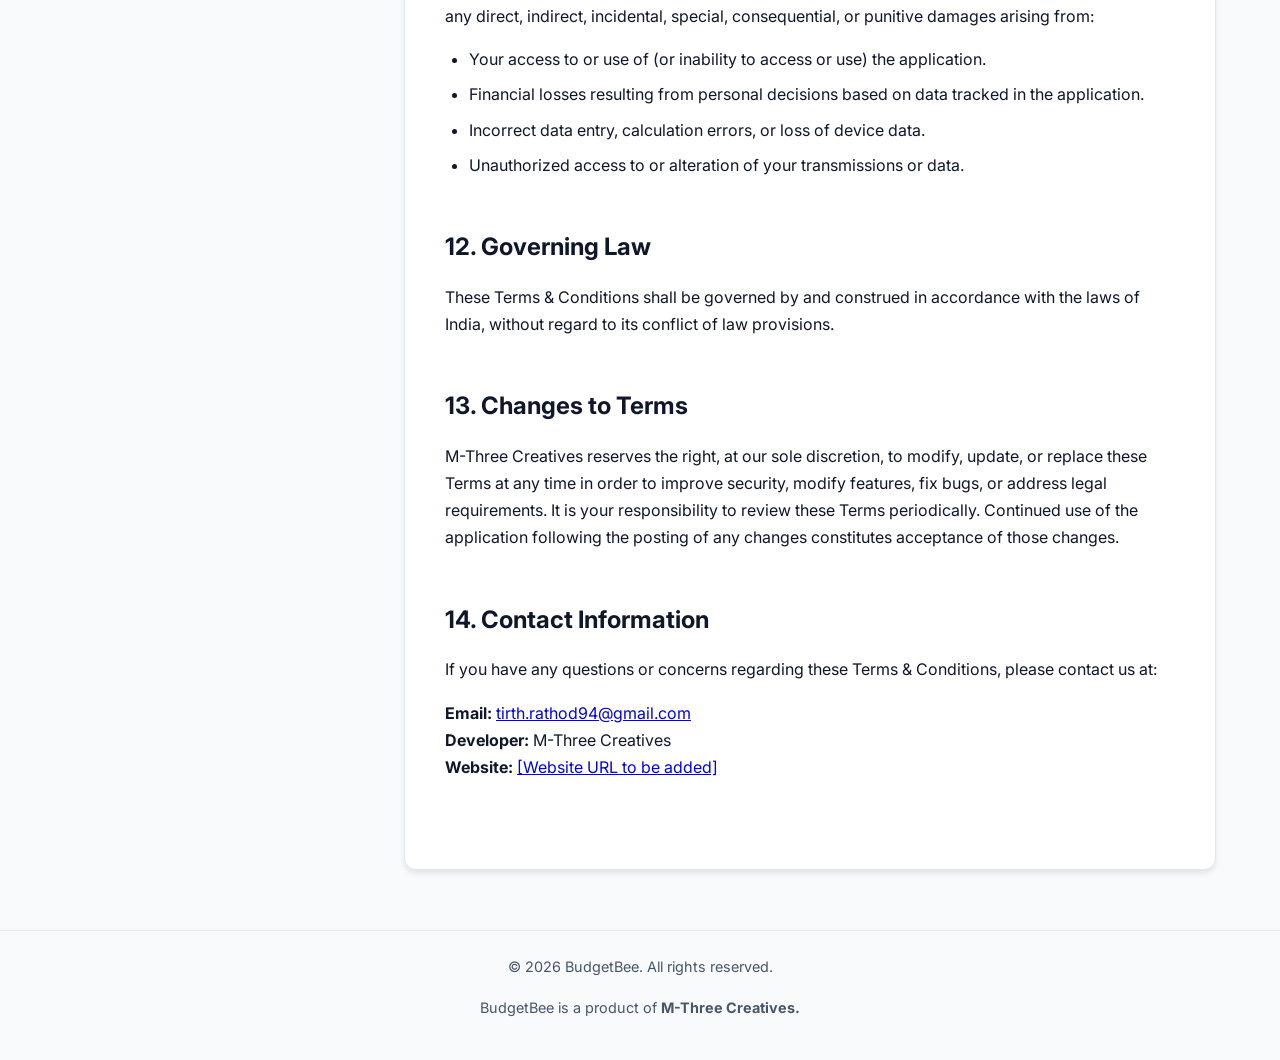
<file: terms.html>
<!DOCTYPE html>
<html lang="en">
<head>
    <meta charset="UTF-8">
    <meta name="viewport" content="width=device-width, initial-scale=1.0">
    <title>Terms & Conditions - BudgetBee</title>
    <link rel="preconnect" href="https://fonts.googleapis.com">
    <link rel="preconnect" href="https://fonts.gstatic.com" crossorigin>
    <link href="https://fonts.googleapis.com/css2?family=Inter:wght@300;400;500;600;700&display=swap" rel="stylesheet">
    <link href="https://fonts.googleapis.com/css2?family=Material+Symbols+Outlined:opsz,wght,FILL,GRAD@24,400,0,0" rel="stylesheet">
    <style>
        :root {
            --bg-color: #f8fafc;
            --surface-color: #ffffff;
            --text-primary: #0f172a;
            --text-secondary: #475569;
            --primary-color: #10b981;
            --primary-hover: #059669;
            --border-color: #e2e8f0;
            --shadow-sm: 0 1px 2px 0 rgba(0, 0, 0, 0.05);
            --shadow-md: 0 4px 6px -1px rgba(0, 0, 0, 0.1);
            --radius-md: 12px;
            --transition: all 0.3s ease;
        }

        [data-theme='dark'] {
            --bg-color: #0f172a;
            --surface-color: #1e293b;
            --text-primary: #f8fafc;
            --text-secondary: #94a3b8;
            --border-color: #334155;
            --shadow-sm: 0 1px 2px 0 rgba(0, 0, 0, 0.5);
            --shadow-md: 0 4px 6px -1px rgba(0, 0, 0, 0.4);
        }

        * { margin: 0; padding: 0; box-sizing: border-box; }
        
        body {
            font-family: 'Inter', sans-serif;
            background-color: var(--bg-color);
            color: var(--text-primary);
            line-height: 1.7;
            transition: var(--transition);
        }

        /* Header */
        header {
            background-color: var(--surface-color);
            box-shadow: var(--shadow-sm);
            position: sticky;
            top: 0;
            z-index: 1000;
            padding: 16px 24px;
            display: flex;
            justify-content: space-between;
            align-items: center;
            border-bottom: 1px solid var(--border-color);
        }

        .logo {
            font-size: 1.5rem;
            font-weight: 700;
            color: var(--primary-color);
            display: flex;
            align-items: center;
            gap: 8px;
            text-decoration: none;
        }

        .theme-toggle {
            background: none;
            border: none;
            color: var(--text-secondary);
            cursor: pointer;
            padding: 8px;
            border-radius: 50%;
            display: flex;
            align-items: center;
            justify-content: center;
            transition: var(--transition);
        }
        .theme-toggle:hover { background-color: var(--border-color); color: var(--text-primary); }

        .nav-links {
            display: flex;
            gap: 24px;
            align-items: center;
        }
        .nav-links a {
            color: var(--text-secondary);
            font-weight: 500;
            text-decoration: none;
            transition: var(--transition);
        }
        .nav-links a:hover { color: var(--primary-color); }

        @media (max-width: 768px) { .nav-links { display: none; } }

        /* Layout */
        .container {
            max-width: 1200px;
            margin: 40px auto;
            padding: 0 24px;
            display: flex;
            gap: 40px;
            align-items: flex-start;
        }

        /* Sidebar TOC */
        .toc {
            width: 300px;
            background-color: var(--surface-color);
            padding: 24px;
            border-radius: var(--radius-md);
            box-shadow: var(--shadow-md);
            position: sticky;
            top: 100px;
            flex-shrink: 0;
            max-height: calc(100vh - 140px);
            overflow-y: auto;
            border: 1px solid var(--border-color);
        }

        .toc h3 {
            font-size: 1.1rem;
            margin-bottom: 16px;
            color: var(--text-primary);
        }

        .toc ul { list-style: none; }
        .toc li { margin-bottom: 8px; }
        .toc a {
            text-decoration: none;
            color: var(--text-secondary);
            font-size: 0.95rem;
            display: block;
            padding: 6px 12px;
            border-radius: 6px;
            transition: var(--transition);
        }
        .toc a:hover, .toc a.active {
            background-color: rgba(16, 185, 129, 0.1);
            color: var(--primary-color);
            font-weight: 500;
        }

        /* Main Content */
        .content {
            flex: 1;
            background-color: var(--surface-color);
            padding: 40px;
            border-radius: var(--radius-md);
            box-shadow: var(--shadow-md);
            border: 1px solid var(--border-color);
        }

        .content h1 {
            font-size: 2.5rem;
            color: var(--primary-color);
            margin-bottom: 8px;
        }
        .content .meta {
            color: var(--text-secondary);
            font-size: 0.9rem;
            margin-bottom: 40px;
            padding-bottom: 24px;
            border-bottom: 1px solid var(--border-color);
        }

        section { margin-bottom: 48px; scroll-margin-top: 100px; }
        
        h2 {
            font-size: 1.5rem;
            margin-bottom: 16px;
            color: var(--text-primary);
            display: flex;
            align-items: center;
            gap: 8px;
        }

        p { margin-bottom: 16px; }
        
        ul.list {
            padding-left: 24px;
            margin-bottom: 16px;
        }
        ul.list li { margin-bottom: 8px; }

        .highlight-box {
            background-color: rgba(16, 185, 129, 0.05);
            border-left: 4px solid var(--primary-color);
            padding: 16px;
            border-radius: 0 var(--radius-md) var(--radius-md) 0;
            margin-bottom: 16px;
        }

        /* Back to top */
        #back-to-top {
            position: fixed;
            bottom: 30px;
            right: 30px;
            background-color: var(--primary-color);
            color: white;
            border: none;
            width: 50px;
            height: 50px;
            border-radius: 50%;
            cursor: pointer;
            box-shadow: var(--shadow-md);
            display: flex;
            align-items: center;
            justify-content: center;
            opacity: 0;
            visibility: hidden;
            transition: var(--transition);
            z-index: 999;
        }
        #back-to-top.show { opacity: 1; visibility: visible; }
        #back-to-top:hover { background-color: var(--primary-hover); transform: translateY(-3px); }

        /* Footer */
        footer {
            text-align: center;
            padding: 24px;
            color: var(--text-secondary);
            font-size: 0.9rem;
            border-top: 1px solid var(--border-color);
            margin-top: 60px;
        }

        /* Responsive */
        @media (max-width: 992px) {
            .container { flex-direction: column; }
            .toc { width: 100%; position: static; max-height: none; margin-bottom: 24px; }
            .content { padding: 24px; }
        }

        /* Print formatting */
        @media print {
            .toc, header, #back-to-top, footer { display: none !important; }
            body, .content { background: white; color: black; box-shadow: none; border: none; }
            .container { margin: 0; padding: 0; width: 100%; }
        }
    </style>
</head>
<body>

    <header>
        <a href="index.html" class="logo">
            <span class="material-symbols-outlined">hive</span>
            BudgetBee
        </a>
        <nav class="nav-links">
            <a href="index.html">Home</a>
            <a href="index.html#features">Features</a>
            <a href="privacy-policy.html">Privacy Policy</a>
            <a href="terms.html">Terms</a>
            <a href="contact.html">Contact</a>
        </nav>
        <button class="theme-toggle" id="theme-toggle" aria-label="Toggle Dark Mode">
            <span class="material-symbols-outlined" id="theme-icon">dark_mode</span>
        </button>
    </header>

    <div class="container">
        <!-- Table of Contents -->
        <aside class="toc">
            <h3>Table of Contents</h3>
            <ul id="toc-list">
                <li><a href="#acceptance">1. Acceptance of Terms</a></li>
                <li><a href="#about">2. About BudgetBee</a></li>
                <li><a href="#eligibility">3. Eligibility</a></li>
                <li><a href="#user-accounts">4. User Accounts</a></li>
                <li><a href="#permitted-use">5. Permitted Use</a></li>
                <li><a href="#user-responsibilities">6. User Responsibilities</a></li>
                <li><a href="#intellectual-property">7. Intellectual Property</a></li>
                <li><a href="#third-party">8. Third-Party Services</a></li>
                <li><a href="#account-termination">9. Account Suspension & Termination</a></li>
                <li><a href="#disclaimer">10. Disclaimer</a></li>
                <li><a href="#liability">11. Limitation of Liability</a></li>
                <li><a href="#governing-law">12. Governing Law</a></li>
                <li><a href="#changes">13. Changes to Terms</a></li>
                <li><a href="#contact">14. Contact Information</a></li>
            </ul>
        </aside>

        <!-- Main Terms & Conditions Content -->
        <main class="content">
            <h1>Terms & Conditions</h1>
            <div class="meta">
                <p><strong>App Name:</strong> BudgetBee (com.mthreecreatives.budgetbee)</p>
                <p><strong>Developer:</strong> M-Three Creatives</p>
                <p><strong>Effective Date:</strong> June 30, 2026</p>
            </div>

            <section id="acceptance">
                <h2>1. Acceptance of Terms</h2>
                <p>Welcome to BudgetBee. By downloading, accessing, or using the BudgetBee Android mobile application ("the App"), you agree to be bound by these Terms & Conditions. If you disagree with any part of these terms, you must discontinue your use of the application immediately.</p>
            </section>

            <section id="about">
                <h2>2. About BudgetBee</h2>
                <p>BudgetBee is a personal finance and expense tracking application developed by M-Three Creatives. The application enables users to track income and expenses, create custom categories, add notes to transactions, and store financial records locally or securely in the cloud. BudgetBee supports offline data entry, seamlessly synchronizing data to Cloud Firestore once an internet connection is established.</p>
            </section>

            <section id="eligibility">
                <h2>3. Eligibility</h2>
                <p>BudgetBee is not intended for use by children under 13 years of age. By using this application, you represent and warrant that you are at least 13 years old or of legal age to form a binding contract in your jurisdiction.</p>
            </section>

            <section id="user-accounts">
                <h2>4. User Accounts</h2>
                <p>BudgetBee allows access through either Guest Mode or authenticated accounts.</p>
                <ul class="list">
                    <li><strong>Google Sign-In:</strong> To enable cloud synchronization, users must authenticate using a valid Google account. No other authentication methods (e.g., email/password, phone login, anonymous login) are supported.</li>
                    <li><strong>Guest Mode:</strong> You may use the application in Guest Mode. In this mode, all data is strictly stored locally on your device and will not be synchronized to the cloud.</li>
                </ul>
            </section>

            <section id="permitted-use">
                <h2>5. Permitted Use</h2>
                <p>You are granted a non-exclusive, non-transferable, revocable license to access and use BudgetBee strictly in accordance with these Terms. You agree to use the application solely for personal financial tracking purposes.</p>
            </section>

            <section id="user-responsibilities">
                <h2>6. User Responsibilities</h2>
                <p>By utilizing the application, you agree to the following obligations:</p>
                <div class="highlight-box">
                    <ul class="list" style="margin-bottom: 0;">
                        <li>To use the application lawfully and ethically.</li>
                        <li>To keep your Google account and associated credentials secure.</li>
                        <li>To maintain accurate financial records entirely at your own discretion.</li>
                        <li>To avoid abusing, disrupting, or attempting to compromise the application's security infrastructure.</li>
                        <li>To abstain from reverse engineering, hacking, decompiling, or otherwise exploiting the application's source code or features.</li>
                    </ul>
                </div>
            </section>

            <section id="intellectual-property">
                <h2>7. Intellectual Property</h2>
                <p>BudgetBee and all its original content, features, and functionality—including but not limited to the App’s name, logo, design, UI, source code, graphics, and branding—are strictly owned by M-Three Creatives, unless otherwise stated.</p>
                <p>You may not copy, reproduce, redistribute, reverse engineer, modify, publish, or sell any part of the application without prior, explicit written permission from M-Three Creatives.</p>
            </section>

            <section id="third-party">
                <h2>8. Third-Party Services</h2>
                <p>BudgetBee utilizes select third-party services to provide its core functionality. These services include:</p>
                <ul class="list">
                    <li><strong>Google Sign-In</strong></li>
                    <li><strong>Firebase Authentication</strong></li>
                    <li><strong>Cloud Firestore</strong></li>
                </ul>
                <p>Your use of these services within BudgetBee is subject to their respective terms and privacy policies. BudgetBee does not integrate services such as Google AdMob, Google Analytics, Firebase Analytics, or Crashlytics in its current version.</p>
            </section>

            <section id="account-termination">
                <h2>9. Account Suspension & Termination</h2>
                <p>You may delete your account and all associated data at any time from within the application settings.</p>
                <p>Furthermore, M-Three Creatives reserves the absolute right to suspend or terminate your access to the application at any time, without prior notice, if you are found to be in violation of these Terms, misusing the application, or compromising the platform's security.</p>
            </section>

            <section id="disclaimer">
                <h2>10. Disclaimer</h2>
                <p>BudgetBee is provided solely as a personal finance management tool. The application is provided on an "AS IS" and "AS AVAILABLE" basis.</p>
                <div class="highlight-box">
                    <strong>Please Note:</strong> BudgetBee does not provide professional financial, investment, tax, legal, or accounting advice. Any reports or summaries generated by the application are for personal informational purposes only. You are solely responsible for verifying the accuracy of your own financial records.
                </div>
            </section>

            <section id="liability">
                <h2>11. Limitation of Liability</h2>
                <p>To the maximum extent permitted by applicable law, M-Three Creatives shall not be held liable for any direct, indirect, incidental, special, consequential, or punitive damages arising from:</p>
                <ul class="list">
                    <li>Your access to or use of (or inability to access or use) the application.</li>
                    <li>Financial losses resulting from personal decisions based on data tracked in the application.</li>
                    <li>Incorrect data entry, calculation errors, or loss of device data.</li>
                    <li>Unauthorized access to or alteration of your transmissions or data.</li>
                </ul>
            </section>

            <section id="governing-law">
                <h2>12. Governing Law</h2>
                <p>These Terms & Conditions shall be governed by and construed in accordance with the laws of India, without regard to its conflict of law provisions.</p>
            </section>

            <section id="changes">
                <h2>13. Changes to Terms</h2>
                <p>M-Three Creatives reserves the right, at our sole discretion, to modify, update, or replace these Terms at any time in order to improve security, modify features, fix bugs, or address legal requirements. It is your responsibility to review these Terms periodically. Continued use of the application following the posting of any changes constitutes acceptance of those changes.</p>
            </section>

            <section id="contact">
                <h2>14. Contact Information</h2>
                <p>If you have any questions or concerns regarding these Terms & Conditions, please contact us at:</p>
                <p>
                    <strong>Email:</strong> <a href="mailto:tirth.rathod94@gmail.com">tirth.rathod94@gmail.com</a><br>
                    <strong>Developer:</strong> M-Three Creatives<br>
                    <strong>Website:</strong> <a href="https://example.com" target="_blank">[Website URL to be added]</a>
                </p>
            </section>
        </main>
    </div>

    <button id="back-to-top" aria-label="Back to top">
        <span class="material-symbols-outlined">arrow_upward</span>
    </button>

    <footer>
        <p>&copy; 2026 BudgetBee. All rights reserved.</p>
        <p style="margin-top: 8px;">BudgetBee is a product of <strong>M-Three Creatives.</strong></p>
    </footer>

    <script>
        document.addEventListener('DOMContentLoaded', () => {
            // Dark Mode Logic
            const themeToggleBtn = document.getElementById('theme-toggle');
            const themeIcon = document.getElementById('theme-icon');
            
            const currentTheme = localStorage.getItem('theme');
            if (currentTheme) {
                document.documentElement.setAttribute('data-theme', currentTheme);
                if (currentTheme === 'dark' && themeIcon) themeIcon.textContent = 'light_mode';
            } else {
                const prefersDarkScheme = window.matchMedia('(prefers-color-scheme: dark)');
                if (prefersDarkScheme.matches) {
                    document.documentElement.setAttribute('data-theme', 'dark');
                    if (themeIcon) themeIcon.textContent = 'light_mode';
                }
            }

            if (themeToggleBtn) {
                themeToggleBtn.addEventListener('click', () => {
                    let theme = document.documentElement.getAttribute('data-theme');
                    let targetTheme = theme === 'dark' ? 'light' : 'dark';
                    
                    document.documentElement.setAttribute('data-theme', targetTheme);
                    localStorage.setItem('theme', targetTheme);
                    
                    if (themeIcon) {
                        themeIcon.textContent = targetTheme === 'dark' ? 'light_mode' : 'dark_mode';
                    }
                });
            }

            // Scrollspy / Active Navigation Highlighting
            const sections = document.querySelectorAll('section');
            const navLinks = document.querySelectorAll('.toc a');

            window.addEventListener('scroll', () => {
                let current = '';
                sections.forEach(section => {
                    const sectionTop = section.offsetTop;
                    const sectionHeight = section.clientHeight;
                    if (pageYOffset >= (sectionTop - 150)) {
                        current = section.getAttribute('id');
                    }
                });

                navLinks.forEach(link => {
                    link.classList.remove('active');
                    if (link.getAttribute('href').includes(current)) {
                        link.classList.add('active');
                    }
                });
            });

            // Back to top button
            const backToTopButton = document.getElementById('back-to-top');
            window.addEventListener('scroll', () => {
                if (window.pageYOffset > 300) {
                    backToTopButton.classList.add('show');
                } else {
                    backToTopButton.classList.remove('show');
                }
            });

            backToTopButton.addEventListener('click', () => {
                window.scrollTo({ top: 0, behavior: 'smooth' });
            });

            // Smooth scroll for TOC links
            navLinks.forEach(link => {
                link.addEventListener('click', function(e) {
                    e.preventDefault();
                    const targetId = this.getAttribute('href');
                    const targetSection = document.querySelector(targetId);
                    if (targetSection) {
                        window.scrollTo({
                            top: targetSection.offsetTop - 80,
                            behavior: 'smooth'
                        });
                    }
                });
            });
        });
    </script>
</body>
</html>
</file>
<file: style.css>
@import url('https://fonts.googleapis.com/css2?family=Inter:wght@300;400;500;600;700&display=swap');
@import url('https://fonts.googleapis.com/css2?family=Material+Symbols+Outlined:opsz,wght,FILL,GRAD@24,400,0,0');

:root {
  /* Colors - Light Theme (Default) */
  --bg-color: #f8fafc;
  --surface-color: #ffffff;
  --text-primary: #0f172a;
  --text-secondary: #475569;
  --primary-color: #10b981;
  --primary-hover: #059669;
  --accent-color: #f59e0b;
  --border-color: #e2e8f0;
  --shadow-sm: 0 1px 2px 0 rgba(0, 0, 0, 0.05);
  --shadow-md: 0 4px 6px -1px rgba(0, 0, 0, 0.1), 0 2px 4px -1px rgba(0, 0, 0, 0.06);
  --shadow-lg: 0 10px 15px -3px rgba(0, 0, 0, 0.1), 0 4px 6px -2px rgba(0, 0, 0, 0.05);
  --transition: all 0.3s ease;
}

[data-theme='dark'] {
  /* Colors - Dark Theme */
  --bg-color: #0f172a;
  --surface-color: #1e293b;
  --text-primary: #f8fafc;
  --text-secondary: #94a3b8;
  --border-color: #334155;
  --shadow-sm: 0 1px 2px 0 rgba(0, 0, 0, 0.5);
  --shadow-md: 0 4px 6px -1px rgba(0, 0, 0, 0.4);
  --shadow-lg: 0 10px 15px -3px rgba(0, 0, 0, 0.5);
}

* {
  margin: 0;
  padding: 0;
  box-sizing: border-box;
}

body {
  font-family: 'Inter', sans-serif;
  background-color: var(--bg-color);
  color: var(--text-primary);
  line-height: 1.6;
  transition: background-color 0.3s, color 0.3s;
  overflow-x: hidden;
}

h1, h2, h3, h4 {
  color: var(--text-primary);
  font-weight: 700;
  line-height: 1.2;
}

a {
  text-decoration: none;
  color: var(--primary-color);
  transition: var(--transition);
}

a:hover {
  color: var(--primary-hover);
}

/* Layout */
.container {
  max-width: 1200px;
  margin: 0 auto;
  padding: 0 24px;
}

header {
  background-color: var(--surface-color);
  box-shadow: var(--shadow-sm);
  position: sticky;
  top: 0;
  z-index: 1000;
  transition: background-color 0.3s;
}

.nav-container {
  display: flex;
  justify-content: space-between;
  align-items: center;
  height: 70px;
}

.logo {
  font-size: 1.5rem;
  font-weight: 700;
  color: var(--primary-color);
  display: flex;
  align-items: center;
  gap: 8px;
}

.nav-links {
  display: flex;
  gap: 24px;
  align-items: center;
}

.nav-links a {
  color: var(--text-secondary);
  font-weight: 500;
}

.nav-links a:hover {
  color: var(--primary-color);
}

.theme-toggle {
  background: none;
  border: none;
  color: var(--text-secondary);
  cursor: pointer;
  padding: 8px;
  border-radius: 50%;
  display: flex;
  align-items: center;
  justify-content: center;
  transition: var(--transition);
}

.theme-toggle:hover {
  background-color: var(--border-color);
  color: var(--text-primary);
}

/* Hero Section */
.hero {
  padding: 80px 0;
  text-align: center;
}

.hero h1 {
  font-size: 3.5rem;
  margin-bottom: 24px;
  background: linear-gradient(135deg, var(--primary-color), var(--accent-color));
  -webkit-background-clip: text;
  -webkit-text-fill-color: transparent;
}

.hero p {
  font-size: 1.25rem;
  color: var(--text-secondary);
  max-width: 600px;
  margin: 0 auto 40px;
}

/* Buttons */
.btn {
  display: inline-flex;
  align-items: center;
  justify-content: center;
  gap: 8px;
  padding: 12px 24px;
  border-radius: 8px;
  font-weight: 600;
  cursor: pointer;
  border: none;
  transition: var(--transition);
  font-size: 1rem;
  position: relative;
  overflow: hidden;
}

.btn-primary {
  background-color: var(--primary-color);
  color: #ffffff;
  box-shadow: var(--shadow-md);
}

.btn-primary:hover {
  background-color: var(--primary-hover);
  color: #ffffff;
  transform: translateY(-2px);
  box-shadow: var(--shadow-lg);
}

.btn-outline {
  background-color: transparent;
  color: var(--primary-color);
  border: 2px solid var(--primary-color);
}

.btn-outline:hover {
  background-color: rgba(16, 185, 129, 0.1);
}

/* Material Cards */
.card {
  background-color: var(--surface-color);
  border-radius: 16px;
  padding: 32px;
  box-shadow: var(--shadow-md);
  transition: var(--transition);
  border: 1px solid var(--border-color);
}

.card:hover {
  box-shadow: var(--shadow-lg);
  transform: translateY(-4px);
}

/* Features Grid */
.features {
  padding: 60px 0;
}

.section-title {
  text-align: center;
  font-size: 2.5rem;
  margin-bottom: 48px;
}

.features-grid {
  display: grid;
  grid-template-columns: repeat(auto-fit, minmax(300px, 1fr));
  gap: 32px;
}

.feature-card .material-symbols-outlined {
  font-size: 48px;
  color: var(--primary-color);
  margin-bottom: 24px;
}

.feature-card h3 {
  font-size: 1.25rem;
  margin-bottom: 12px;
}

.feature-card p {
  color: var(--text-secondary);
}

/* Forms */
.form-group {
  margin-bottom: 24px;
}

.form-label {
  display: block;
  margin-bottom: 8px;
  font-weight: 500;
  color: var(--text-primary);
}

.form-control {
  width: 100%;
  padding: 12px 16px;
  border: 1px solid var(--border-color);
  border-radius: 8px;
  background-color: var(--bg-color);
  color: var(--text-primary);
  font-size: 1rem;
  font-family: inherit;
  transition: var(--transition);
}

.form-control:focus {
  outline: none;
  border-color: var(--primary-color);
  box-shadow: 0 0 0 3px rgba(16, 185, 129, 0.2);
}

textarea.form-control {
  resize: vertical;
  min-height: 120px;
}

/* Footer */
footer {
  background-color: var(--surface-color);
  padding: 40px 0 20px;
  margin-top: 80px;
  border-top: 1px solid var(--border-color);
}

.footer-content {
  display: grid;
  grid-template-columns: repeat(auto-fit, minmax(200px, 1fr));
  gap: 32px;
  margin-bottom: 40px;
}

.footer-col h4 {
  margin-bottom: 16px;
  font-size: 1.1rem;
}

.footer-col ul {
  list-style: none;
}

.footer-col ul li {
  margin-bottom: 12px;
}

.footer-col ul li a {
  color: var(--text-secondary);
}

.footer-col ul li a:hover {
  color: var(--primary-color);
}

.footer-bottom {
  text-align: center;
  padding-top: 20px;
  border-top: 1px solid var(--border-color);
  color: var(--text-secondary);
  font-size: 0.9rem;
}

/* Content Pages (Privacy, Terms, Delete Account) */
.content-page {
  padding: 60px 0;
}

.content-card {
  max-width: 800px;
  margin: 0 auto;
}

.content-card h1 {
  margin-bottom: 24px;
  font-size: 2.5rem;
}

.content-card h2 {
  margin-top: 32px;
  margin-bottom: 16px;
  font-size: 1.5rem;
}

.content-card p {
  margin-bottom: 16px;
  color: var(--text-secondary);
}

.content-card ul {
  margin-bottom: 16px;
  padding-left: 24px;
  color: var(--text-secondary);
}

.content-card li {
  margin-bottom: 8px;
}

/* Animations */
.animate-on-scroll {
  opacity: 0;
  transform: translateY(30px);
  transition: opacity 0.6s ease-out, transform 0.6s ease-out;
}

.animate-on-scroll.is-visible {
  opacity: 1;
  transform: translateY(0);
}

/* Ripple Effect */
.ripple {
  position: absolute;
  border-radius: 50%;
  transform: scale(0);
  animation: ripple 0.6s linear;
  background-color: rgba(255, 255, 255, 0.7);
}

@keyframes ripple {
  to {
    transform: scale(4);
    opacity: 0;
  }
}

/* Responsive */
@media (max-width: 768px) {
  .hero h1 {
    font-size: 2.5rem;
  }
  .nav-links {
    display: none; /* In a real app, implement a hamburger menu */
  }
  .nav-container {
    justify-content: center;
    position: relative;
  }
  .theme-toggle {
    position: absolute;
    right: 0;
  }
}
</file>
